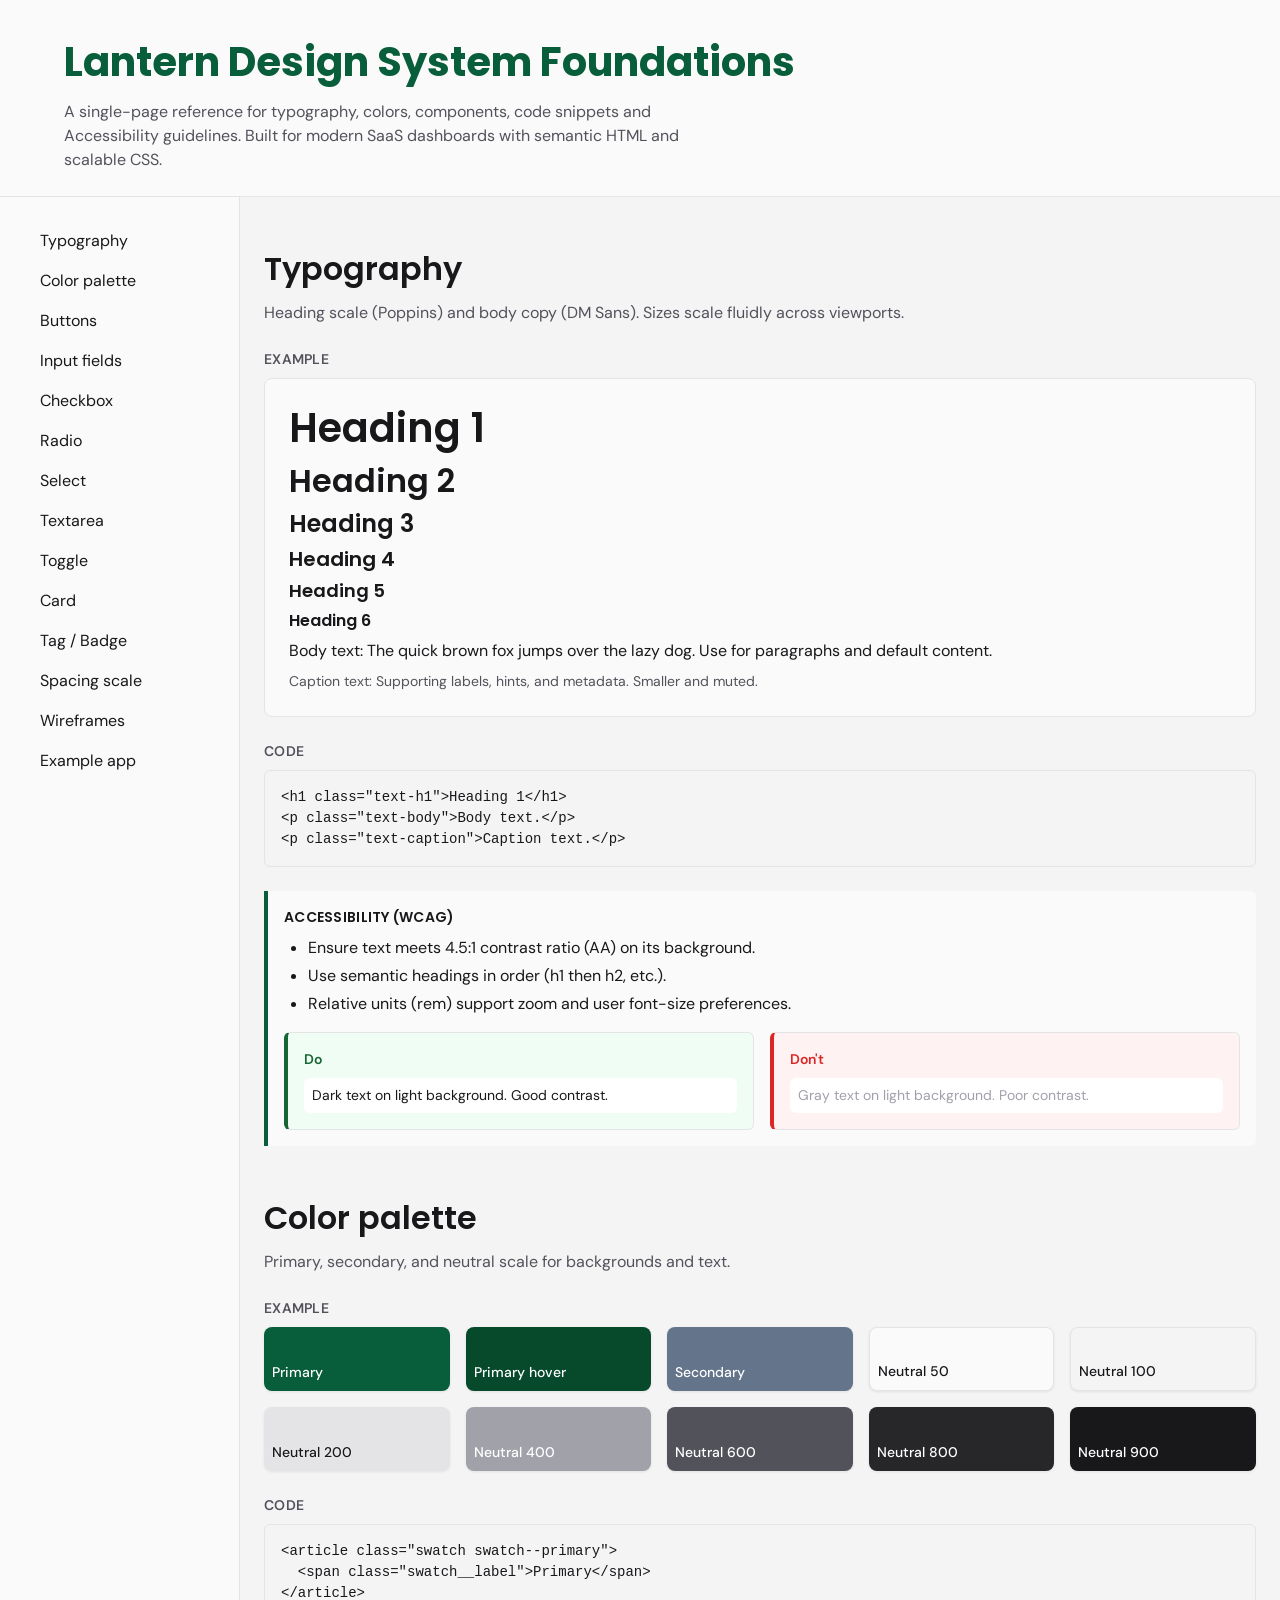
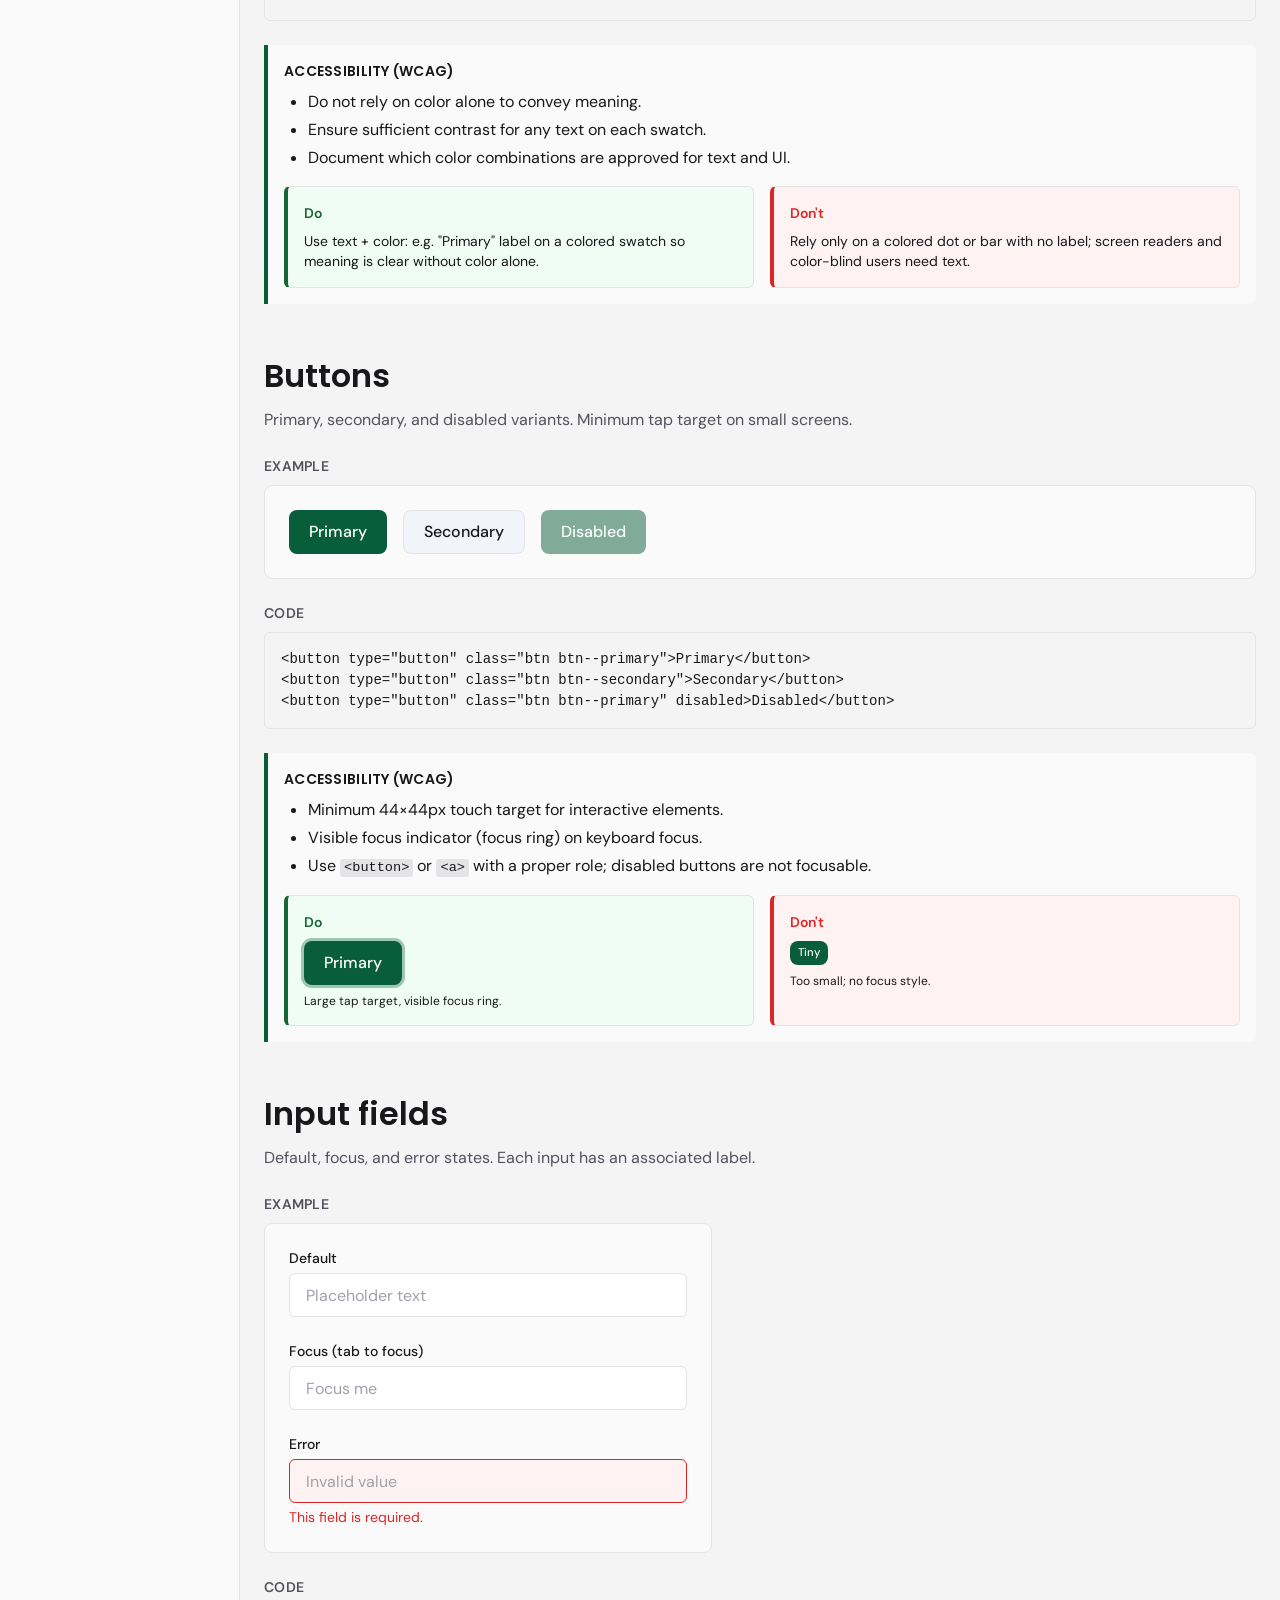
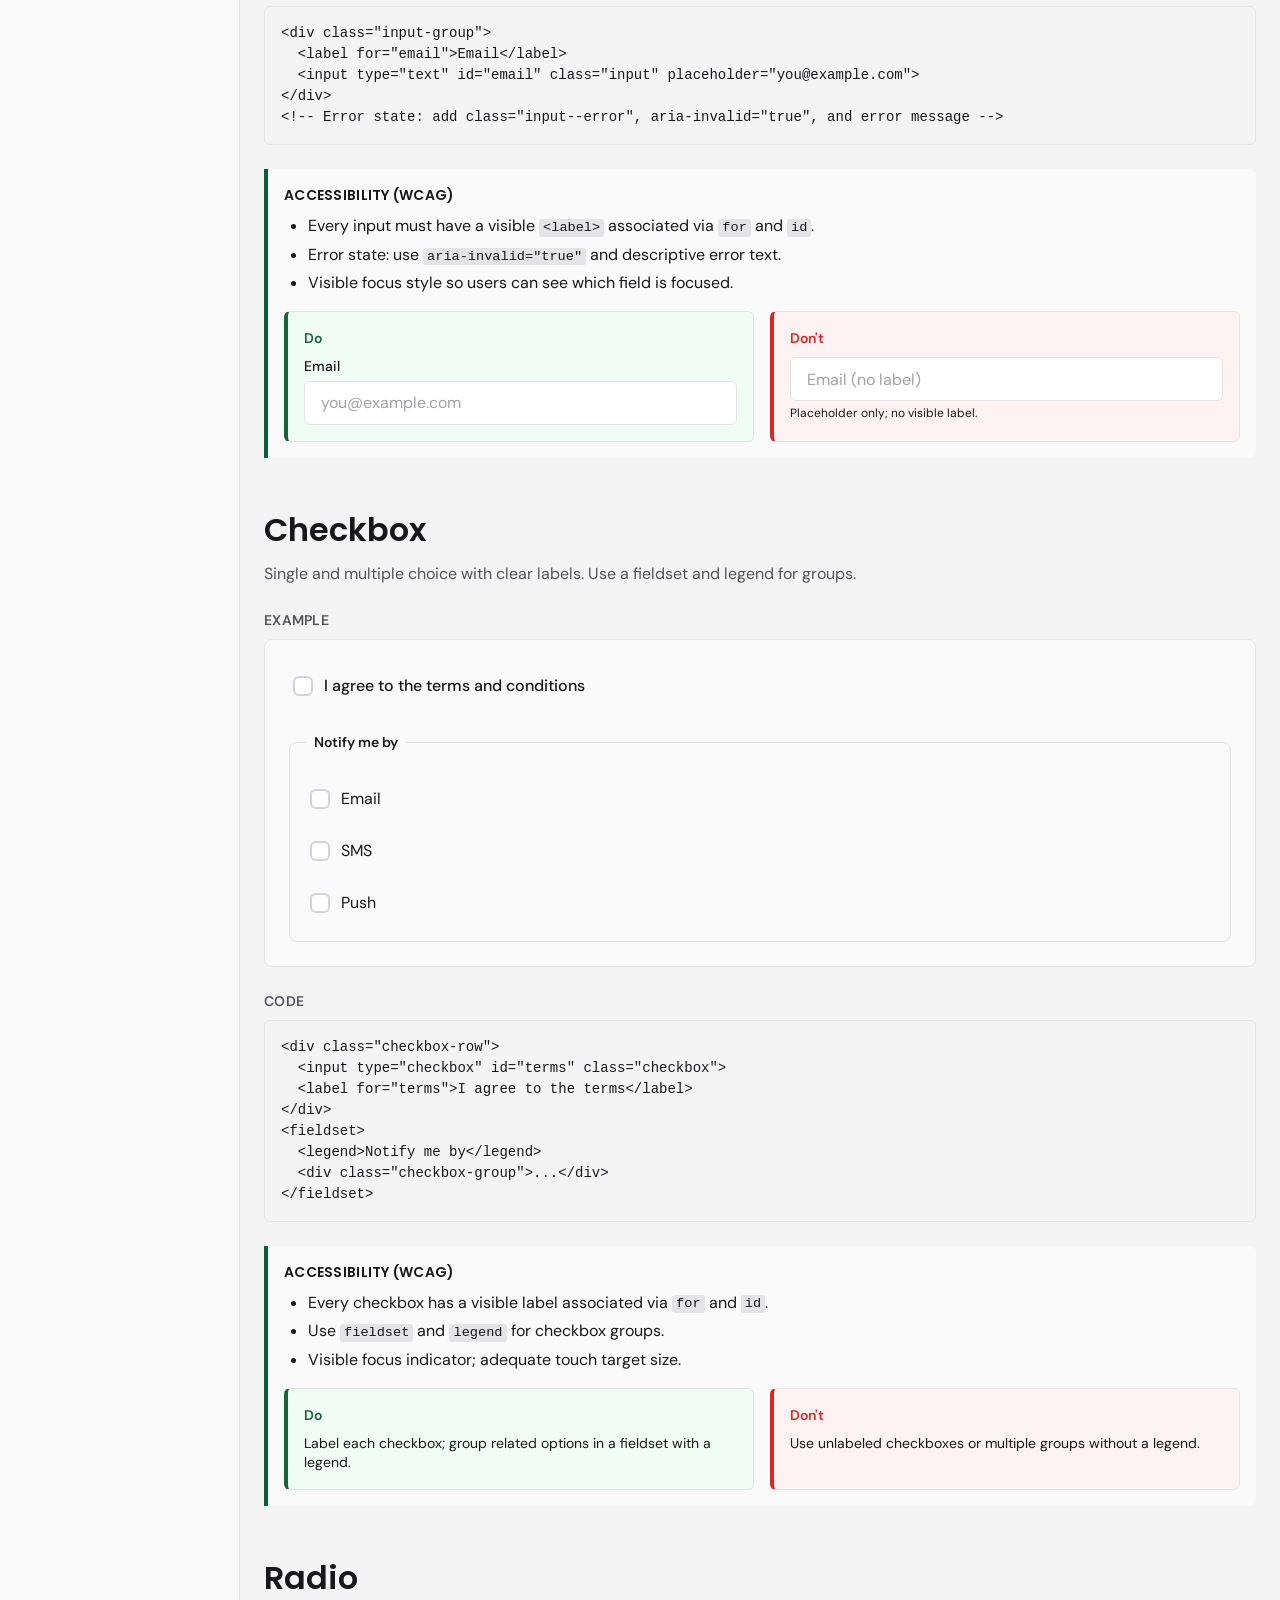
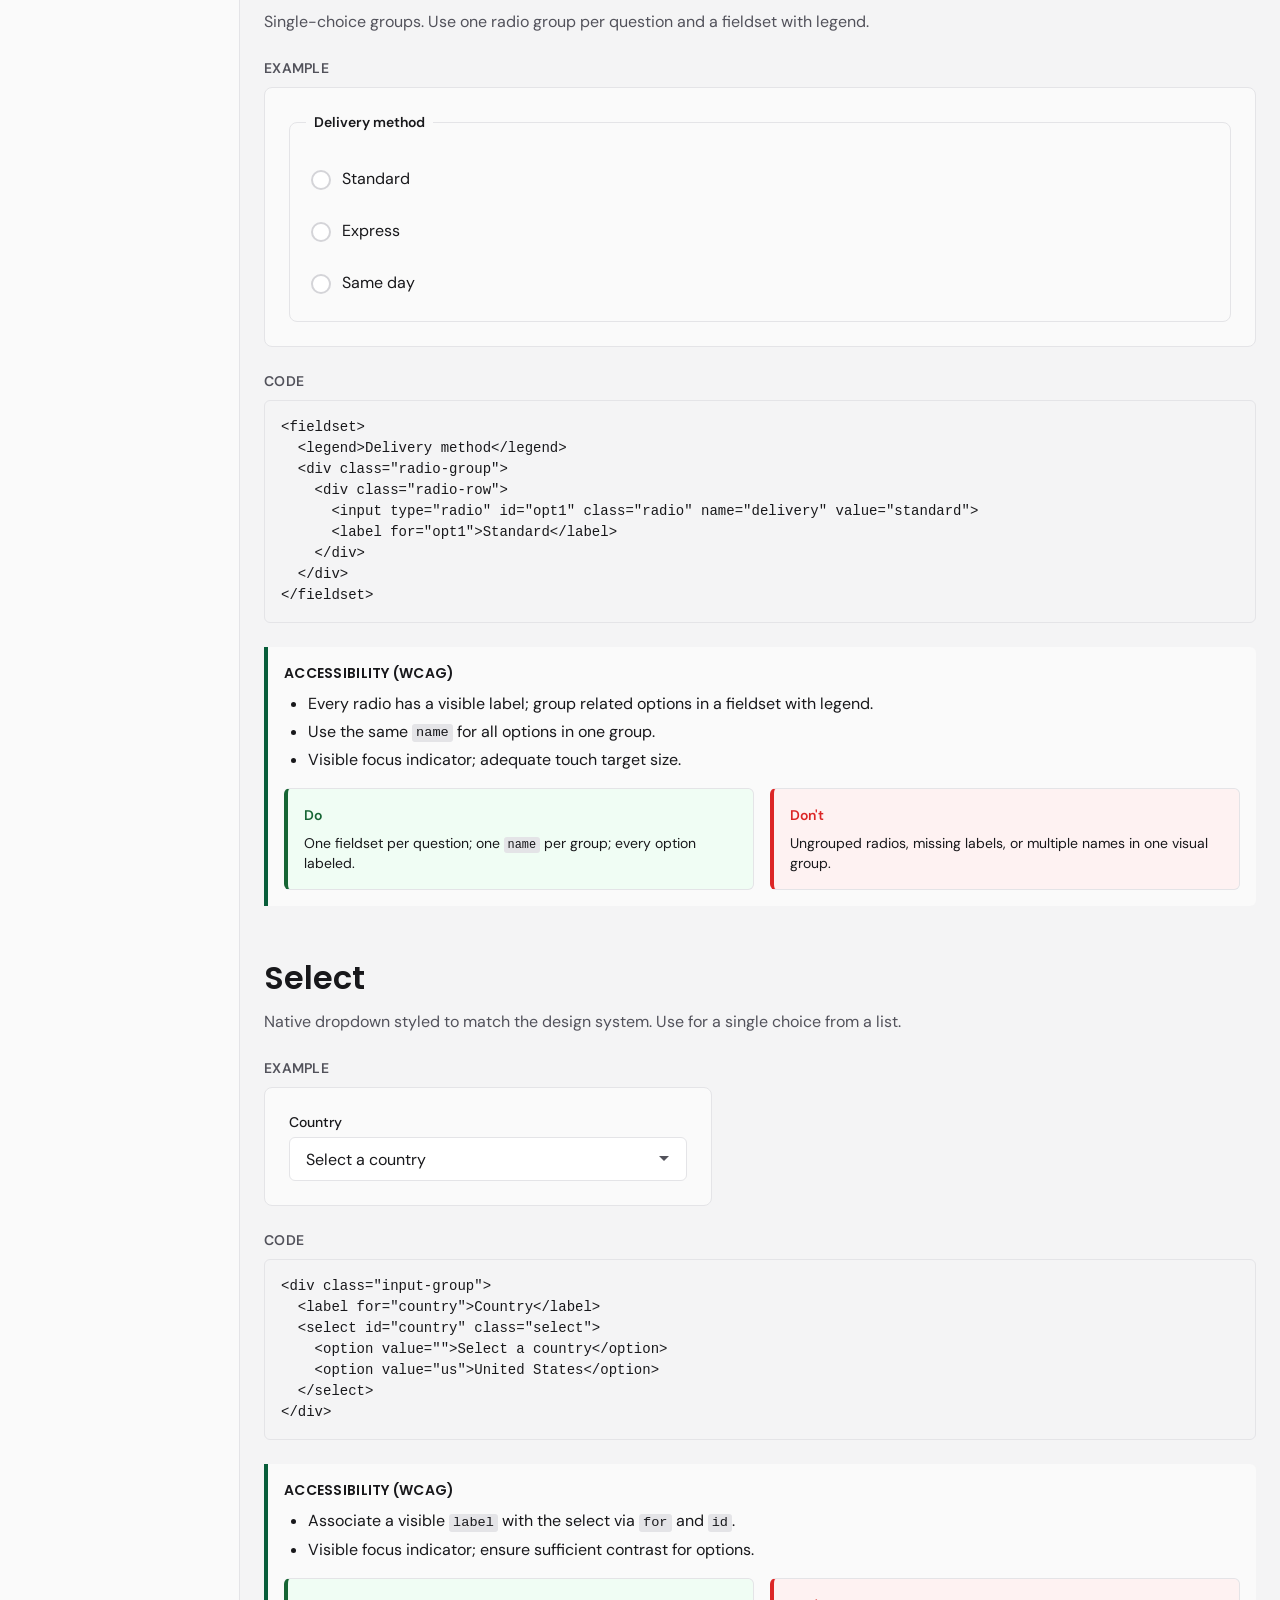
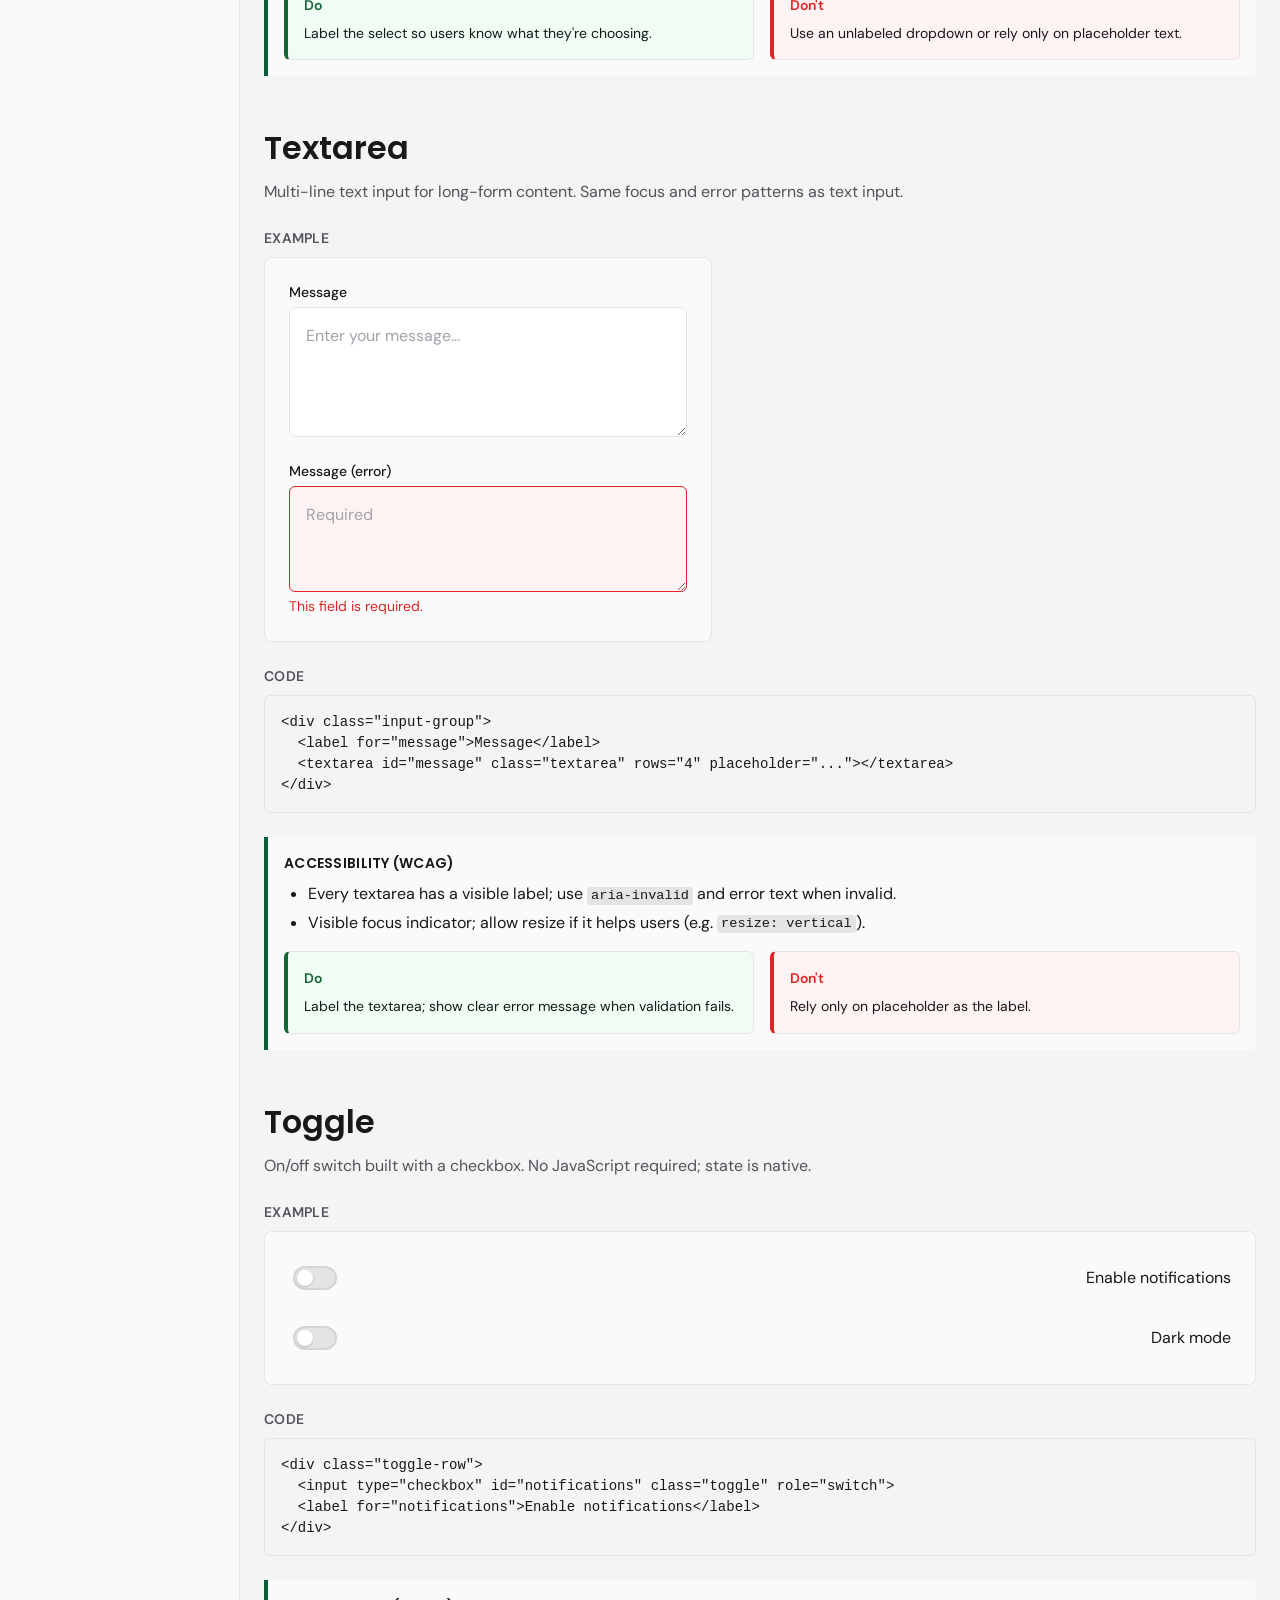
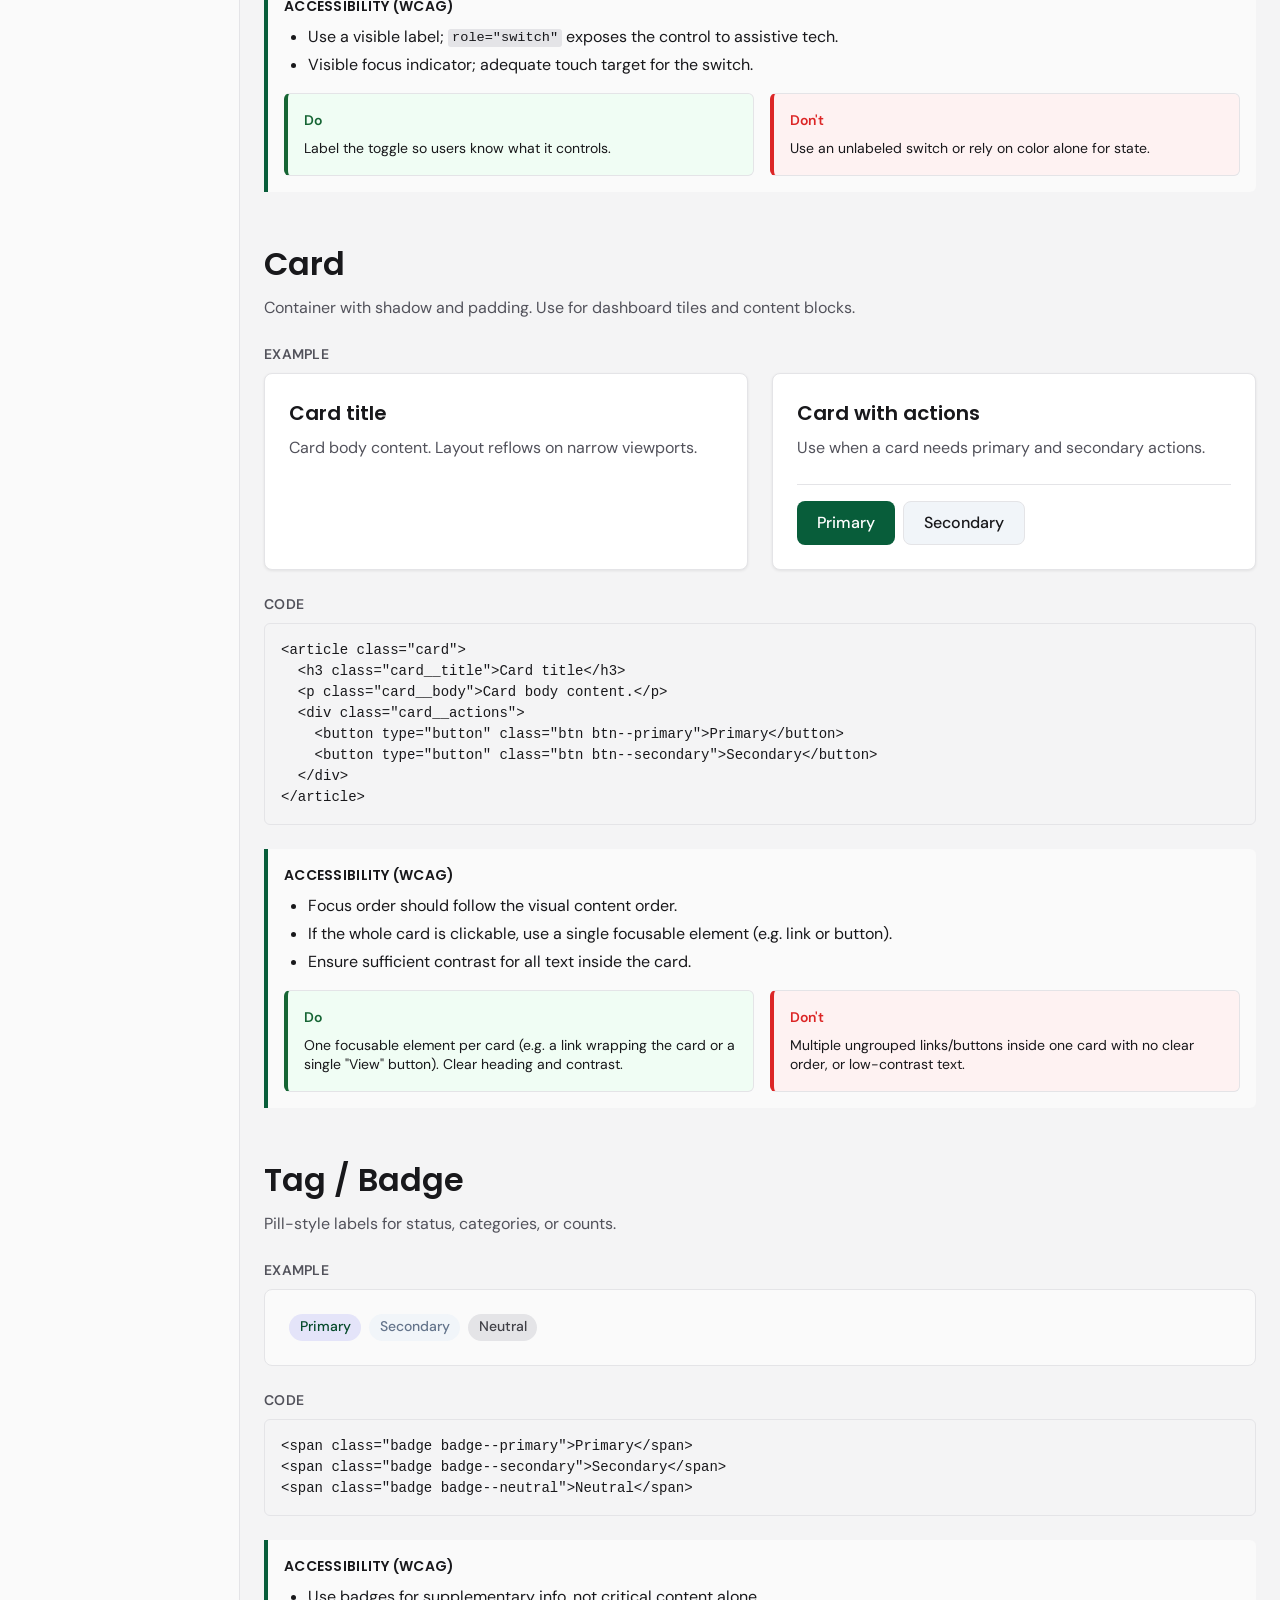
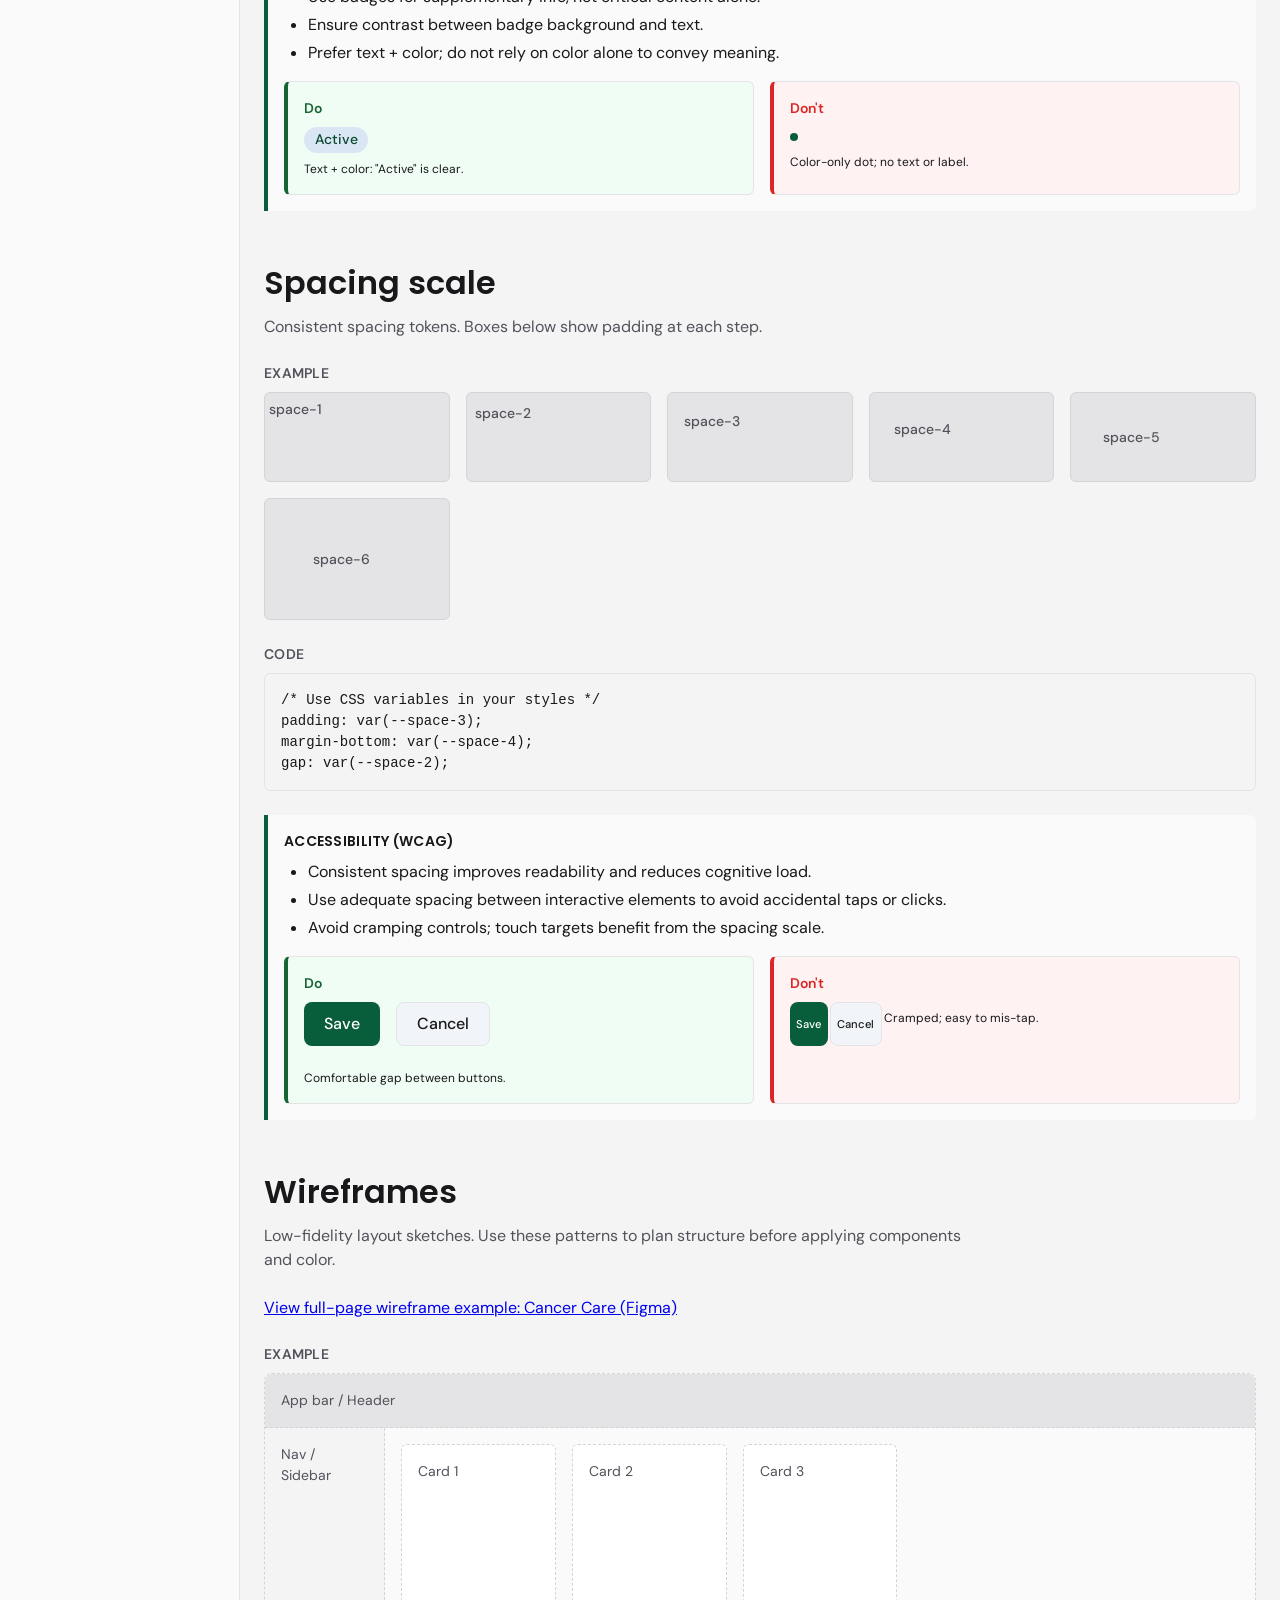
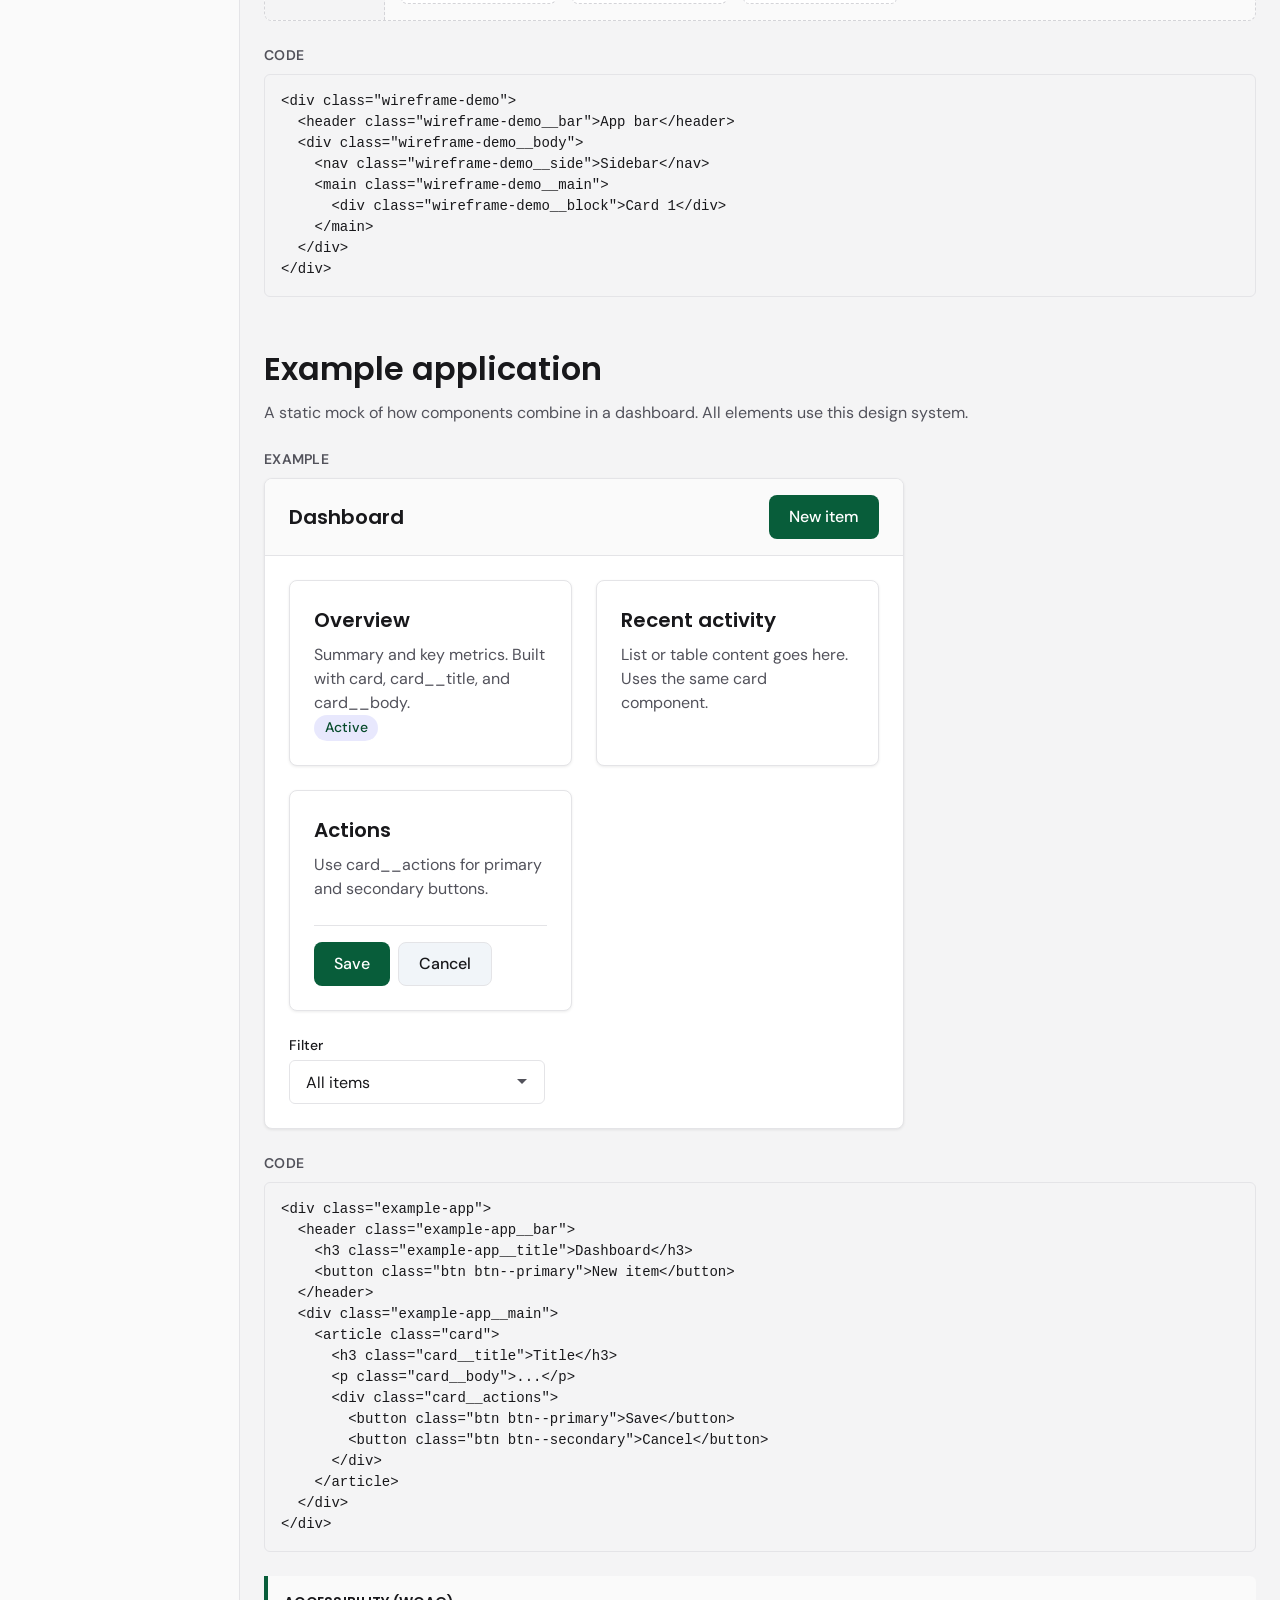
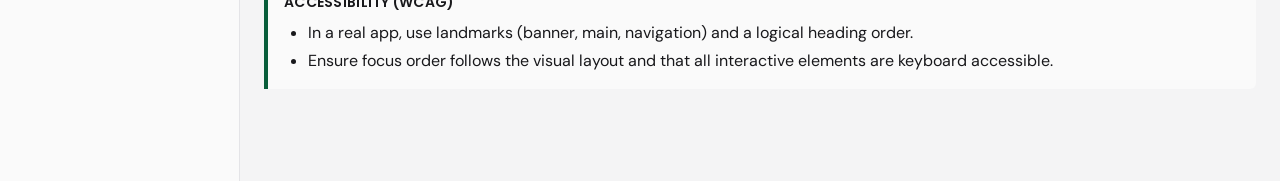
<file: index.html>
<!DOCTYPE html>
<html lang="en">
<head>
  <meta charset="UTF-8">
  <meta name="viewport" content="width=device-width, initial-scale=1.0">
  <title>Design System Foundation</title>
  <link rel="preconnect" href="https://fonts.googleapis.com">
  <link rel="preconnect" href="https://fonts.gstatic.com" crossorigin>
  <link href="https://fonts.googleapis.com/css2?family=DM+Sans:ital,opsz,wght@0,9..40,400;0,9..40,500;0,9..40,600;1,9..40,400&family=Poppins:wght@400;500;600;700&display=swap" rel="stylesheet">
  <link rel="stylesheet" href="styles.css">
</head>
<body>
  <header class="page-header">
    <div class="container">
      <h1 class="page-header__title">Lantern Design System Foundations</h1>
      <p class="page-header__desc">A single-page reference for typography, colors, components, code snippets and Accessibility guidelines. Built for modern SaaS dashboards with semantic HTML and scalable CSS.</p>
    </div>
  </header>

  <div class="doc-layout">
    <aside class="doc-sidebar">
      <nav aria-label="Documentation sections">
        <ul class="doc-nav-list">
          <li><a href="#typography">Typography</a></li>
          <li><a href="#colors">Color palette</a></li>
          <li><a href="#buttons">Buttons</a></li>
          <li><a href="#inputs">Input fields</a></li>
          <li><a href="#checkbox">Checkbox</a></li>
          <li><a href="#radio">Radio</a></li>
          <li><a href="#select">Select</a></li>
          <li><a href="#textarea">Textarea</a></li>
          <li><a href="#toggle">Toggle</a></li>
          <li><a href="#card">Card</a></li>
          <li><a href="#badge">Tag / Badge</a></li>
          <li><a href="#spacing">Spacing scale</a></li>
          <li><a href="#wireframes">Wireframes</a></li>
          <li><a href="#example-app">Example app</a></li>
        </ul>
      </nav>
    </aside>

    <main class="doc-content">
      <div class="container">

        <!-- Typography -->
        <section class="section" id="typography" aria-labelledby="typography-heading">
          <h2 id="typography-heading">Typography</h2>
          <p class="section-intro">Heading scale (Poppins) and body copy (DM Sans). Sizes scale fluidly across viewports.</p>
          <span class="doc-label">Example</span>
          <div class="doc-demo mt-2">
            <article class="demo-block">
              <h1 class="text-h1">Heading 1</h1>
              <h2 class="text-h2">Heading 2</h2>
              <h3 class="text-h3">Heading 3</h3>
              <h4 class="text-h4">Heading 4</h4>
              <h5 class="text-h5">Heading 5</h5>
              <h6 class="text-h6">Heading 6</h6>
              <p class="text-body">Body text: The quick brown fox jumps over the lazy dog. Use for paragraphs and default content.</p>
              <p class="text-caption">Caption text: Supporting labels, hints, and metadata. Smaller and muted.</p>
            </article>
          </div>
          <span class="doc-label mt-4">Code</span>
          <pre class="code-block mt-2"><code>&lt;h1 class="text-h1"&gt;Heading 1&lt;/h1&gt;
&lt;p class="text-body"&gt;Body text.&lt;/p&gt;
&lt;p class="text-caption"&gt;Caption text.&lt;/p&gt;</code></pre>
          <aside class="wcag-callout mt-4" aria-label="Accessibility notes">
            <h3 class="wcag-callout__title">Accessibility (WCAG)</h3>
            <ul>
              <li>Ensure text meets 4.5:1 contrast ratio (AA) on its background.</li>
              <li>Use semantic headings in order (h1 then h2, etc.).</li>
              <li>Relative units (rem) support zoom and user font-size preferences.</li>
            </ul>
            <div class="wcag-do-dont">
              <div class="wcag-do-dont__item wcag-do-dont__do">
                <span class="wcag-do-dont__label">Do</span>
                <div class="wcag-do-dont__visual" style="color: var(--neutral-900); background: #fff; padding: var(--space-2); border-radius: var(--radius-sm);">Dark text on light background. Good contrast.</div>
              </div>
              <div class="wcag-do-dont__item wcag-do-dont__dont">
                <span class="wcag-do-dont__label">Don't</span>
                <div class="wcag-do-dont__visual" style="color: var(--neutral-400); background: #fff; padding: var(--space-2); border-radius: var(--radius-sm);">Gray text on light background. Poor contrast.</div>
              </div>
            </div>
          </aside>
        </section>

        <!-- Color palette -->
        <section class="section" id="colors" aria-labelledby="colors-heading">
          <h2 id="colors-heading">Color palette</h2>
          <p class="section-intro">Primary, secondary, and neutral scale for backgrounds and text.</p>
          <span class="doc-label">Example</span>
          <div class="doc-demo mt-2">
            <div class="color-grid">
              <article class="swatch swatch--primary">
                <span class="swatch__label">Primary</span>
              </article>
              <article class="swatch swatch--primary-hover">
                <span class="swatch__label">Primary hover</span>
              </article>
              <article class="swatch swatch--secondary">
                <span class="swatch__label">Secondary</span>
              </article>
              <article class="swatch swatch--neutral-50">
                <span class="swatch__label">Neutral 50</span>
              </article>
              <article class="swatch swatch--neutral-100">
                <span class="swatch__label">Neutral 100</span>
              </article>
              <article class="swatch swatch--neutral-200">
                <span class="swatch__label">Neutral 200</span>
              </article>
              <article class="swatch swatch--neutral-400">
                <span class="swatch__label">Neutral 400</span>
              </article>
              <article class="swatch swatch--neutral-600">
                <span class="swatch__label">Neutral 600</span>
              </article>
              <article class="swatch swatch--neutral-800">
                <span class="swatch__label">Neutral 800</span>
              </article>
              <article class="swatch swatch--neutral-900">
                <span class="swatch__label">Neutral 900</span>
              </article>
            </div>
          </div>
          <span class="doc-label mt-4">Code</span>
          <pre class="code-block mt-2"><code>&lt;article class="swatch swatch--primary"&gt;
  &lt;span class="swatch__label"&gt;Primary&lt;/span&gt;
&lt;/article&gt;</code></pre>
          <aside class="wcag-callout mt-4" aria-label="Accessibility notes">
            <h3 class="wcag-callout__title">Accessibility (WCAG)</h3>
            <ul>
              <li>Do not rely on color alone to convey meaning.</li>
              <li>Ensure sufficient contrast for any text on each swatch.</li>
              <li>Document which color combinations are approved for text and UI.</li>
            </ul>
            <div class="wcag-do-dont">
              <div class="wcag-do-dont__item wcag-do-dont__do">
                <span class="wcag-do-dont__label">Do</span>
                <div class="wcag-do-dont__visual">Use text + color: e.g. "Primary" label on a colored swatch so meaning is clear without color alone.</div>
              </div>
              <div class="wcag-do-dont__item wcag-do-dont__dont">
                <span class="wcag-do-dont__label">Don't</span>
                <div class="wcag-do-dont__visual">Rely only on a colored dot or bar with no label; screen readers and color-blind users need text.</div>
              </div>
            </div>
          </aside>
        </section>

        <!-- Buttons -->
        <section class="section" id="buttons" aria-labelledby="buttons-heading">
          <h2 id="buttons-heading">Buttons</h2>
          <p class="section-intro">Primary, secondary, and disabled variants. Minimum tap target on small screens.</p>
          <span class="doc-label">Example</span>
          <div class="doc-demo mt-2">
            <article class="demo-block button-row">
              <button type="button" class="btn btn--primary">Primary</button>
              <button type="button" class="btn btn--secondary">Secondary</button>
              <button type="button" class="btn btn--primary" disabled>Disabled</button>
            </article>
          </div>
          <span class="doc-label mt-4">Code</span>
          <pre class="code-block mt-2"><code>&lt;button type="button" class="btn btn--primary"&gt;Primary&lt;/button&gt;
&lt;button type="button" class="btn btn--secondary"&gt;Secondary&lt;/button&gt;
&lt;button type="button" class="btn btn--primary" disabled&gt;Disabled&lt;/button&gt;</code></pre>
          <aside class="wcag-callout mt-4" aria-label="Accessibility notes">
            <h3 class="wcag-callout__title">Accessibility (WCAG)</h3>
            <ul>
              <li>Minimum 44×44px touch target for interactive elements.</li>
              <li>Visible focus indicator (focus ring) on keyboard focus.</li>
              <li>Use <code>&lt;button&gt;</code> or <code>&lt;a&gt;</code> with a proper role; disabled buttons are not focusable.</li>
            </ul>
            <div class="wcag-do-dont">
              <div class="wcag-do-dont__item wcag-do-dont__do">
                <span class="wcag-do-dont__label">Do</span>
                <div class="wcag-do-dont__visual">
                  <button type="button" class="btn btn--primary" style="min-height: 2.75rem; box-shadow: var(--shadow-focus);">Primary</button>
                  <p style="margin: var(--space-2) 0 0; font-size: 0.75rem;">Large tap target, visible focus ring.</p>
                </div>
              </div>
              <div class="wcag-do-dont__item wcag-do-dont__dont">
                <span class="wcag-do-dont__label">Don't</span>
                <div class="wcag-do-dont__visual">
                  <button type="button" class="btn btn--primary" style="min-height: 1.5rem; padding: 0.15rem 0.5rem; font-size: 0.7rem;">Tiny</button>
                  <p style="margin: var(--space-2) 0 0; font-size: 0.75rem;">Too small; no focus style.</p>
                </div>
              </div>
            </div>
          </aside>
        </section>

        <!-- Input fields -->
        <section class="section" id="inputs" aria-labelledby="inputs-heading">
          <h2 id="inputs-heading">Input fields</h2>
          <p class="section-intro">Default, focus, and error states. Each input has an associated label.</p>
          <span class="doc-label">Example</span>
          <div class="doc-demo mt-2">
            <article class="demo-block input-demos">
              <div class="input-group">
                <label for="input-default">Default</label>
                <input type="text" id="input-default" class="input" placeholder="Placeholder text">
              </div>
              <div class="input-group">
                <label for="input-focus">Focus (tab to focus)</label>
                <input type="text" id="input-focus" class="input" placeholder="Focus me" autocomplete="off">
              </div>
              <div class="input-group">
                <label for="input-error">Error</label>
                <input type="text" id="input-error" class="input input--error" placeholder="Invalid value" aria-invalid="true">
                <span class="input-error-msg">This field is required.</span>
              </div>
            </article>
          </div>
          <span class="doc-label mt-4">Code</span>
          <pre class="code-block mt-2"><code>&lt;div class="input-group"&gt;
  &lt;label for="email"&gt;Email&lt;/label&gt;
  &lt;input type="text" id="email" class="input" placeholder="you@example.com"&gt;
&lt;/div&gt;
&lt;!-- Error state: add class="input--error", aria-invalid="true", and error message --&gt;</code></pre>
          <aside class="wcag-callout mt-4" aria-label="Accessibility notes">
            <h3 class="wcag-callout__title">Accessibility (WCAG)</h3>
            <ul>
              <li>Every input must have a visible <code>&lt;label&gt;</code> associated via <code>for</code> and <code>id</code>.</li>
              <li>Error state: use <code>aria-invalid="true"</code> and descriptive error text.</li>
              <li>Visible focus style so users can see which field is focused.</li>
            </ul>
            <div class="wcag-do-dont">
              <div class="wcag-do-dont__item wcag-do-dont__do">
                <span class="wcag-do-dont__label">Do</span>
                <div class="wcag-do-dont__visual">
                  <div class="input-group">
                    <label for="wcag-do-email">Email</label>
                    <input type="text" id="wcag-do-email" class="input" placeholder="you@example.com" readonly tabindex="-1">
                  </div>
                </div>
              </div>
              <div class="wcag-do-dont__item wcag-do-dont__dont">
                <span class="wcag-do-dont__label">Don't</span>
                <div class="wcag-do-dont__visual">
                  <input type="text" class="input" placeholder="Email (no label)" readonly tabindex="-1" aria-label="Demo only">
                  <p style="margin: var(--space-1) 0 0; font-size: 0.75rem;">Placeholder only; no visible label.</p>
                </div>
              </div>
            </div>
          </aside>
        </section>

        <!-- Checkbox -->
        <section class="section" id="checkbox" aria-labelledby="checkbox-heading">
          <h2 id="checkbox-heading">Checkbox</h2>
          <p class="section-intro">Single and multiple choice with clear labels. Use a fieldset and legend for groups.</p>
          <span class="doc-label">Example</span>
          <div class="doc-demo mt-2">
            <article class="demo-block">
              <div class="input-group mb-4">
                <div class="checkbox-row">
                  <input type="checkbox" id="terms" class="checkbox">
                  <label for="terms">I agree to the terms and conditions</label>
                </div>
              </div>
              <fieldset>
                <legend>Notify me by</legend>
                <div class="checkbox-group mt-2">
                  <div class="checkbox-row">
                    <input type="checkbox" id="notify-email" class="checkbox" name="notify">
                    <label for="notify-email">Email</label>
                  </div>
                  <div class="checkbox-row">
                    <input type="checkbox" id="notify-sms" class="checkbox" name="notify">
                    <label for="notify-sms">SMS</label>
                  </div>
                  <div class="checkbox-row">
                    <input type="checkbox" id="notify-push" class="checkbox" name="notify">
                    <label for="notify-push">Push</label>
                  </div>
                </div>
              </fieldset>
            </article>
          </div>
          <span class="doc-label mt-4">Code</span>
          <pre class="code-block mt-2"><code>&lt;div class="checkbox-row"&gt;
  &lt;input type="checkbox" id="terms" class="checkbox"&gt;
  &lt;label for="terms"&gt;I agree to the terms&lt;/label&gt;
&lt;/div&gt;
&lt;fieldset&gt;
  &lt;legend&gt;Notify me by&lt;/legend&gt;
  &lt;div class="checkbox-group"&gt;...&lt;/div&gt;
&lt;/fieldset&gt;</code></pre>
          <aside class="wcag-callout mt-4" aria-label="Accessibility notes">
            <h3 class="wcag-callout__title">Accessibility (WCAG)</h3>
            <ul>
              <li>Every checkbox has a visible label associated via <code>for</code> and <code>id</code>.</li>
              <li>Use <code>fieldset</code> and <code>legend</code> for checkbox groups.</li>
              <li>Visible focus indicator; adequate touch target size.</li>
            </ul>
            <div class="wcag-do-dont">
              <div class="wcag-do-dont__item wcag-do-dont__do">
                <span class="wcag-do-dont__label">Do</span>
                <div class="wcag-do-dont__visual">Label each checkbox; group related options in a fieldset with a legend.</div>
              </div>
              <div class="wcag-do-dont__item wcag-do-dont__dont">
                <span class="wcag-do-dont__label">Don't</span>
                <div class="wcag-do-dont__visual">Use unlabeled checkboxes or multiple groups without a legend.</div>
              </div>
            </div>
          </aside>
        </section>

        <!-- Radio -->
        <section class="section" id="radio" aria-labelledby="radio-heading">
          <h2 id="radio-heading">Radio</h2>
          <p class="section-intro">Single-choice groups. Use one radio group per question and a fieldset with legend.</p>
          <span class="doc-label">Example</span>
          <div class="doc-demo mt-2">
            <article class="demo-block">
              <fieldset>
                <legend>Delivery method</legend>
                <div class="radio-group mt-2">
                  <div class="radio-row">
                    <input type="radio" id="delivery-standard" class="radio" name="delivery" value="standard">
                    <label for="delivery-standard">Standard</label>
                  </div>
                  <div class="radio-row">
                    <input type="radio" id="delivery-express" class="radio" name="delivery" value="express">
                    <label for="delivery-express">Express</label>
                  </div>
                  <div class="radio-row">
                    <input type="radio" id="delivery-sameday" class="radio" name="delivery" value="sameday">
                    <label for="delivery-sameday">Same day</label>
                  </div>
                </div>
              </fieldset>
            </article>
          </div>
          <span class="doc-label mt-4">Code</span>
          <pre class="code-block mt-2"><code>&lt;fieldset&gt;
  &lt;legend&gt;Delivery method&lt;/legend&gt;
  &lt;div class="radio-group"&gt;
    &lt;div class="radio-row"&gt;
      &lt;input type="radio" id="opt1" class="radio" name="delivery" value="standard"&gt;
      &lt;label for="opt1"&gt;Standard&lt;/label&gt;
    &lt;/div&gt;
  &lt;/div&gt;
&lt;/fieldset&gt;</code></pre>
          <aside class="wcag-callout mt-4" aria-label="Accessibility notes">
            <h3 class="wcag-callout__title">Accessibility (WCAG)</h3>
            <ul>
              <li>Every radio has a visible label; group related options in a fieldset with legend.</li>
              <li>Use the same <code>name</code> for all options in one group.</li>
              <li>Visible focus indicator; adequate touch target size.</li>
            </ul>
            <div class="wcag-do-dont">
              <div class="wcag-do-dont__item wcag-do-dont__do">
                <span class="wcag-do-dont__label">Do</span>
                <div class="wcag-do-dont__visual">One fieldset per question; one <code>name</code> per group; every option labeled.</div>
              </div>
              <div class="wcag-do-dont__item wcag-do-dont__dont">
                <span class="wcag-do-dont__label">Don't</span>
                <div class="wcag-do-dont__visual">Ungrouped radios, missing labels, or multiple names in one visual group.</div>
              </div>
            </div>
          </aside>
        </section>

        <!-- Select -->
        <section class="section" id="select" aria-labelledby="select-heading">
          <h2 id="select-heading">Select</h2>
          <p class="section-intro">Native dropdown styled to match the design system. Use for a single choice from a list.</p>
          <span class="doc-label">Example</span>
          <div class="doc-demo mt-2">
            <article class="demo-block input-demos">
              <div class="input-group">
                <label for="country">Country</label>
                <select id="country" class="select">
                  <option value="">Select a country</option>
                  <option value="us">United States</option>
                  <option value="uk">United Kingdom</option>
                  <option value="ca">Canada</option>
                </select>
              </div>
            </article>
          </div>
          <span class="doc-label mt-4">Code</span>
          <pre class="code-block mt-2"><code>&lt;div class="input-group"&gt;
  &lt;label for="country"&gt;Country&lt;/label&gt;
  &lt;select id="country" class="select"&gt;
    &lt;option value=""&gt;Select a country&lt;/option&gt;
    &lt;option value="us"&gt;United States&lt;/option&gt;
  &lt;/select&gt;
&lt;/div&gt;</code></pre>
          <aside class="wcag-callout mt-4" aria-label="Accessibility notes">
            <h3 class="wcag-callout__title">Accessibility (WCAG)</h3>
            <ul>
              <li>Associate a visible <code>label</code> with the select via <code>for</code> and <code>id</code>.</li>
              <li>Visible focus indicator; ensure sufficient contrast for options.</li>
            </ul>
            <div class="wcag-do-dont">
              <div class="wcag-do-dont__item wcag-do-dont__do">
                <span class="wcag-do-dont__label">Do</span>
                <div class="wcag-do-dont__visual">Label the select so users know what they're choosing.</div>
              </div>
              <div class="wcag-do-dont__item wcag-do-dont__dont">
                <span class="wcag-do-dont__label">Don't</span>
                <div class="wcag-do-dont__visual">Use an unlabeled dropdown or rely only on placeholder text.</div>
              </div>
            </div>
          </aside>
        </section>

        <!-- Textarea -->
        <section class="section" id="textarea" aria-labelledby="textarea-heading">
          <h2 id="textarea-heading">Textarea</h2>
          <p class="section-intro">Multi-line text input for long-form content. Same focus and error patterns as text input.</p>
          <span class="doc-label">Example</span>
          <div class="doc-demo mt-2">
            <article class="demo-block input-demos">
              <div class="input-group">
                <label for="message">Message</label>
                <textarea id="message" class="textarea" rows="4" placeholder="Enter your message..."></textarea>
              </div>
              <div class="input-group">
                <label for="message-error">Message (error)</label>
                <textarea id="message-error" class="textarea textarea--error" rows="3" placeholder="Required" aria-invalid="true"></textarea>
                <span class="textarea-error-msg">This field is required.</span>
              </div>
            </article>
          </div>
          <span class="doc-label mt-4">Code</span>
          <pre class="code-block mt-2"><code>&lt;div class="input-group"&gt;
  &lt;label for="message"&gt;Message&lt;/label&gt;
  &lt;textarea id="message" class="textarea" rows="4" placeholder="..."&gt;&lt;/textarea&gt;
&lt;/div&gt;</code></pre>
          <aside class="wcag-callout mt-4" aria-label="Accessibility notes">
            <h3 class="wcag-callout__title">Accessibility (WCAG)</h3>
            <ul>
              <li>Every textarea has a visible label; use <code>aria-invalid</code> and error text when invalid.</li>
              <li>Visible focus indicator; allow resize if it helps users (e.g. <code>resize: vertical</code>).</li>
            </ul>
            <div class="wcag-do-dont">
              <div class="wcag-do-dont__item wcag-do-dont__do">
                <span class="wcag-do-dont__label">Do</span>
                <div class="wcag-do-dont__visual">Label the textarea; show clear error message when validation fails.</div>
              </div>
              <div class="wcag-do-dont__item wcag-do-dont__dont">
                <span class="wcag-do-dont__label">Don't</span>
                <div class="wcag-do-dont__visual">Rely only on placeholder as the label.</div>
              </div>
            </div>
          </aside>
        </section>

        <!-- Toggle -->
        <section class="section" id="toggle" aria-labelledby="toggle-heading">
          <h2 id="toggle-heading">Toggle</h2>
          <p class="section-intro">On/off switch built with a checkbox. No JavaScript required; state is native.</p>
          <span class="doc-label">Example</span>
          <div class="doc-demo mt-2">
            <article class="demo-block">
              <div class="toggle-row">
                <input type="checkbox" id="notifications" class="toggle" role="switch">
                <label for="notifications">Enable notifications</label>
              </div>
              <div class="toggle-row mt-3">
                <input type="checkbox" id="darkmode" class="toggle" role="switch">
                <label for="darkmode">Dark mode</label>
              </div>
            </article>
          </div>
          <span class="doc-label mt-4">Code</span>
          <pre class="code-block mt-2"><code>&lt;div class="toggle-row"&gt;
  &lt;input type="checkbox" id="notifications" class="toggle" role="switch"&gt;
  &lt;label for="notifications"&gt;Enable notifications&lt;/label&gt;
&lt;/div&gt;</code></pre>
          <aside class="wcag-callout mt-4" aria-label="Accessibility notes">
            <h3 class="wcag-callout__title">Accessibility (WCAG)</h3>
            <ul>
              <li>Use a visible label; <code>role="switch"</code> exposes the control to assistive tech.</li>
              <li>Visible focus indicator; adequate touch target for the switch.</li>
            </ul>
            <div class="wcag-do-dont">
              <div class="wcag-do-dont__item wcag-do-dont__do">
                <span class="wcag-do-dont__label">Do</span>
                <div class="wcag-do-dont__visual">Label the toggle so users know what it controls.</div>
              </div>
              <div class="wcag-do-dont__item wcag-do-dont__dont">
                <span class="wcag-do-dont__label">Don't</span>
                <div class="wcag-do-dont__visual">Use an unlabeled switch or rely on color alone for state.</div>
              </div>
            </div>
          </aside>
        </section>

        <!-- Card -->
        <section class="section" id="card" aria-labelledby="card-heading">
          <h2 id="card-heading">Card</h2>
          <p class="section-intro">Container with shadow and padding. Use for dashboard tiles and content blocks.</p>
          <span class="doc-label">Example</span>
          <div class="doc-demo mt-2">
            <div class="card-row">
              <article class="card">
                <h3 class="card__title">Card title</h3>
                <p class="card__body">Card body content. Layout reflows on narrow viewports.</p>
              </article>
              <article class="card">
                <h3 class="card__title">Card with actions</h3>
                <p class="card__body">Use when a card needs primary and secondary actions.</p>
                <div class="card__actions">
                  <button type="button" class="btn btn--primary">Primary</button>
                  <button type="button" class="btn btn--secondary">Secondary</button>
                </div>
              </article>
            </div>
          </div>
          <span class="doc-label mt-4">Code</span>
          <pre class="code-block mt-2"><code>&lt;article class="card"&gt;
  &lt;h3 class="card__title"&gt;Card title&lt;/h3&gt;
  &lt;p class="card__body"&gt;Card body content.&lt;/p&gt;
  &lt;div class="card__actions"&gt;
    &lt;button type="button" class="btn btn--primary"&gt;Primary&lt;/button&gt;
    &lt;button type="button" class="btn btn--secondary"&gt;Secondary&lt;/button&gt;
  &lt;/div&gt;
&lt;/article&gt;</code></pre>
          <aside class="wcag-callout mt-4" aria-label="Accessibility notes">
            <h3 class="wcag-callout__title">Accessibility (WCAG)</h3>
            <ul>
              <li>Focus order should follow the visual content order.</li>
              <li>If the whole card is clickable, use a single focusable element (e.g. link or button).</li>
              <li>Ensure sufficient contrast for all text inside the card.</li>
            </ul>
            <div class="wcag-do-dont">
              <div class="wcag-do-dont__item wcag-do-dont__do">
                <span class="wcag-do-dont__label">Do</span>
                <div class="wcag-do-dont__visual">One focusable element per card (e.g. a link wrapping the card or a single "View" button). Clear heading and contrast.</div>
              </div>
              <div class="wcag-do-dont__item wcag-do-dont__dont">
                <span class="wcag-do-dont__label">Don't</span>
                <div class="wcag-do-dont__visual">Multiple ungrouped links/buttons inside one card with no clear order, or low-contrast text.</div>
              </div>
            </div>
          </aside>
        </section>

        <!-- Tag / Badge -->
        <section class="section" id="badge" aria-labelledby="badge-heading">
          <h2 id="badge-heading">Tag / Badge</h2>
          <p class="section-intro">Pill-style labels for status, categories, or counts.</p>
          <span class="doc-label">Example</span>
          <div class="doc-demo mt-2">
            <article class="demo-block badge-row">
              <span class="badge badge--primary">Primary</span>
              <span class="badge badge--secondary">Secondary</span>
              <span class="badge badge--neutral">Neutral</span>
            </article>
          </div>
          <span class="doc-label mt-4">Code</span>
          <pre class="code-block mt-2"><code>&lt;span class="badge badge--primary"&gt;Primary&lt;/span&gt;
&lt;span class="badge badge--secondary"&gt;Secondary&lt;/span&gt;
&lt;span class="badge badge--neutral"&gt;Neutral&lt;/span&gt;</code></pre>
          <aside class="wcag-callout mt-4" aria-label="Accessibility notes">
            <h3 class="wcag-callout__title">Accessibility (WCAG)</h3>
            <ul>
              <li>Use badges for supplementary info, not critical content alone.</li>
              <li>Ensure contrast between badge background and text.</li>
              <li>Prefer text + color; do not rely on color alone to convey meaning.</li>
            </ul>
            <div class="wcag-do-dont">
              <div class="wcag-do-dont__item wcag-do-dont__do">
                <span class="wcag-do-dont__label">Do</span>
                <div class="wcag-do-dont__visual">
                  <span class="badge badge--primary">Active</span>
                  <p style="margin: var(--space-2) 0 0; font-size: 0.75rem;">Text + color: "Active" is clear.</p>
                </div>
              </div>
              <div class="wcag-do-dont__item wcag-do-dont__dont">
                <span class="wcag-do-dont__label">Don't</span>
                <div class="wcag-do-dont__visual">
                  <span style="display: inline-block; width: 0.5rem; height: 0.5rem; border-radius: 50%; background: var(--color-primary);" aria-hidden="true"></span>
                  <p style="margin: var(--space-2) 0 0; font-size: 0.75rem;">Color-only dot; no text or label.</p>
                </div>
              </div>
            </div>
          </aside>
        </section>

        <!-- Spacing scale -->
        <section class="section" id="spacing" aria-labelledby="spacing-heading">
          <h2 id="spacing-heading">Spacing scale</h2>
          <p class="section-intro">Consistent spacing tokens. Boxes below show padding at each step.</p>
          <span class="doc-label">Example</span>
          <div class="doc-demo mt-2">
            <div class="spacing-grid">
              <article class="spacing-demo" style="padding: var(--space-1);">
                <span class="spacing-demo__label">space-1</span>
              </article>
              <article class="spacing-demo" style="padding: var(--space-2);">
                <span class="spacing-demo__label">space-2</span>
              </article>
              <article class="spacing-demo" style="padding: var(--space-3);">
                <span class="spacing-demo__label">space-3</span>
              </article>
              <article class="spacing-demo" style="padding: var(--space-4);">
                <span class="spacing-demo__label">space-4</span>
              </article>
              <article class="spacing-demo" style="padding: var(--space-5);">
                <span class="spacing-demo__label">space-5</span>
              </article>
              <article class="spacing-demo" style="padding: var(--space-6);">
                <span class="spacing-demo__label">space-6</span>
              </article>
            </div>
          </div>
          <span class="doc-label mt-4">Code</span>
          <pre class="code-block mt-2"><code>/* Use CSS variables in your styles */
padding: var(--space-3);
margin-bottom: var(--space-4);
gap: var(--space-2);</code></pre>
          <aside class="wcag-callout mt-4" aria-label="Accessibility notes">
            <h3 class="wcag-callout__title">Accessibility (WCAG)</h3>
            <ul>
              <li>Consistent spacing improves readability and reduces cognitive load.</li>
              <li>Use adequate spacing between interactive elements to avoid accidental taps or clicks.</li>
              <li>Avoid cramping controls; touch targets benefit from the spacing scale.</li>
            </ul>
            <div class="wcag-do-dont">
              <div class="wcag-do-dont__item wcag-do-dont__do">
                <span class="wcag-do-dont__label">Do</span>
                <div class="wcag-do-dont__visual" style="display: flex; gap: var(--space-3); flex-wrap: wrap;">
                  <button type="button" class="btn btn--primary" tabindex="-1">Save</button>
                  <button type="button" class="btn btn--secondary" tabindex="-1">Cancel</button>
                  <p style="margin: var(--space-2) 0 0; width: 100%; font-size: 0.75rem;">Comfortable gap between buttons.</p>
                </div>
              </div>
              <div class="wcag-do-dont__item wcag-do-dont__dont">
                <span class="wcag-do-dont__label">Don't</span>
                <div class="wcag-do-dont__visual" style="display: flex; gap: 2px;">
                  <button type="button" class="btn btn--primary" style="padding: 0.2rem 0.4rem; font-size: 0.7rem;" tabindex="-1">Save</button>
                  <button type="button" class="btn btn--secondary" style="padding: 0.2rem 0.4rem; font-size: 0.7rem;" tabindex="-1">Cancel</button>
                  <p style="margin: var(--space-2) 0 0; width: 100%; font-size: 0.75rem;">Cramped; easy to mis-tap.</p>
                </div>
              </div>
            </div>
          </aside>
        </section>

        <!-- Wireframes -->
        <section class="section" id="wireframes" aria-labelledby="wireframes-heading">
          <h2 id="wireframes-heading">Wireframes</h2>
          <p class="section-intro">Low-fidelity layout sketches. Use these patterns to plan structure before applying components and color.</p>
          <p class="section-intro"><a href="cancer-care.html" target="_blank" rel="noopener noreferrer">View full-page wireframe example: Cancer Care (Figma)</a></p>
          <span class="doc-label">Example</span>
          <div class="doc-demo mt-2">
            <div class="wireframe-demo">
              <header class="wireframe-demo__bar">App bar / Header</header>
              <div class="wireframe-demo__body">
                <nav class="wireframe-demo__side">Nav / Sidebar</nav>
                <main class="wireframe-demo__main">
                  <div class="wireframe-demo__block">Card 1</div>
                  <div class="wireframe-demo__block">Card 2</div>
                  <div class="wireframe-demo__block">Card 3</div>
                </main>
              </div>
            </div>
          </div>
          <span class="doc-label mt-4">Code</span>
          <pre class="code-block mt-2"><code>&lt;div class="wireframe-demo"&gt;
  &lt;header class="wireframe-demo__bar"&gt;App bar&lt;/header&gt;
  &lt;div class="wireframe-demo__body"&gt;
    &lt;nav class="wireframe-demo__side"&gt;Sidebar&lt;/nav&gt;
    &lt;main class="wireframe-demo__main"&gt;
      &lt;div class="wireframe-demo__block"&gt;Card 1&lt;/div&gt;
    &lt;/main&gt;
  &lt;/div&gt;
&lt;/div&gt;</code></pre>
        </section>

        <!-- Example application -->
        <section class="section" id="example-app" aria-labelledby="example-app-heading">
          <h2 id="example-app-heading">Example application</h2>
          <p class="section-intro">A static mock of how components combine in a dashboard. All elements use this design system.</p>
          <span class="doc-label">Example</span>
          <div class="doc-demo mt-2">
            <div class="example-app">
              <header class="example-app__bar">
                <h3 class="example-app__title">Dashboard</h3>
                <button type="button" class="btn btn--primary">New item</button>
              </header>
              <div class="example-app__main">
                <div class="card-row">
                  <article class="card">
                    <h3 class="card__title">Overview</h3>
                    <p class="card__body">Summary and key metrics. Built with card, card__title, and card__body.</p>
                    <span class="badge badge--primary">Active</span>
                  </article>
                  <article class="card">
                    <h3 class="card__title">Recent activity</h3>
                    <p class="card__body">List or table content goes here. Uses the same card component.</p>
                  </article>
                  <article class="card">
                    <h3 class="card__title">Actions</h3>
                    <p class="card__body">Use card__actions for primary and secondary buttons.</p>
                    <div class="card__actions">
                      <button type="button" class="btn btn--primary">Save</button>
                      <button type="button" class="btn btn--secondary">Cancel</button>
                    </div>
                  </article>
                </div>
                <div class="example-app__form mt-4">
                  <div class="input-group">
                    <label for="example-app-filter">Filter</label>
                    <select id="example-app-filter" class="select">
                      <option value="">All items</option>
                      <option value="1">Option 1</option>
                      <option value="2">Option 2</option>
                    </select>
                  </div>
                </div>
              </div>
            </div>
          </div>
          <span class="doc-label mt-4">Code</span>
          <pre class="code-block mt-2"><code>&lt;div class="example-app"&gt;
  &lt;header class="example-app__bar"&gt;
    &lt;h3 class="example-app__title"&gt;Dashboard&lt;/h3&gt;
    &lt;button class="btn btn--primary"&gt;New item&lt;/button&gt;
  &lt;/header&gt;
  &lt;div class="example-app__main"&gt;
    &lt;article class="card"&gt;
      &lt;h3 class="card__title"&gt;Title&lt;/h3&gt;
      &lt;p class="card__body"&gt;...&lt;/p&gt;
      &lt;div class="card__actions"&gt;
        &lt;button class="btn btn--primary"&gt;Save&lt;/button&gt;
        &lt;button class="btn btn--secondary"&gt;Cancel&lt;/button&gt;
      &lt;/div&gt;
    &lt;/article&gt;
  &lt;/div&gt;
&lt;/div&gt;</code></pre>
          <aside class="wcag-callout mt-4" aria-label="Accessibility notes">
            <h3 class="wcag-callout__title">Accessibility (WCAG)</h3>
            <ul>
              <li>In a real app, use landmarks (banner, main, navigation) and a logical heading order.</li>
              <li>Ensure focus order follows the visual layout and that all interactive elements are keyboard accessible.</li>
            </ul>
          </aside>
        </section>

      </div>
    </main>
  </div>
</body>
</html>
</file>
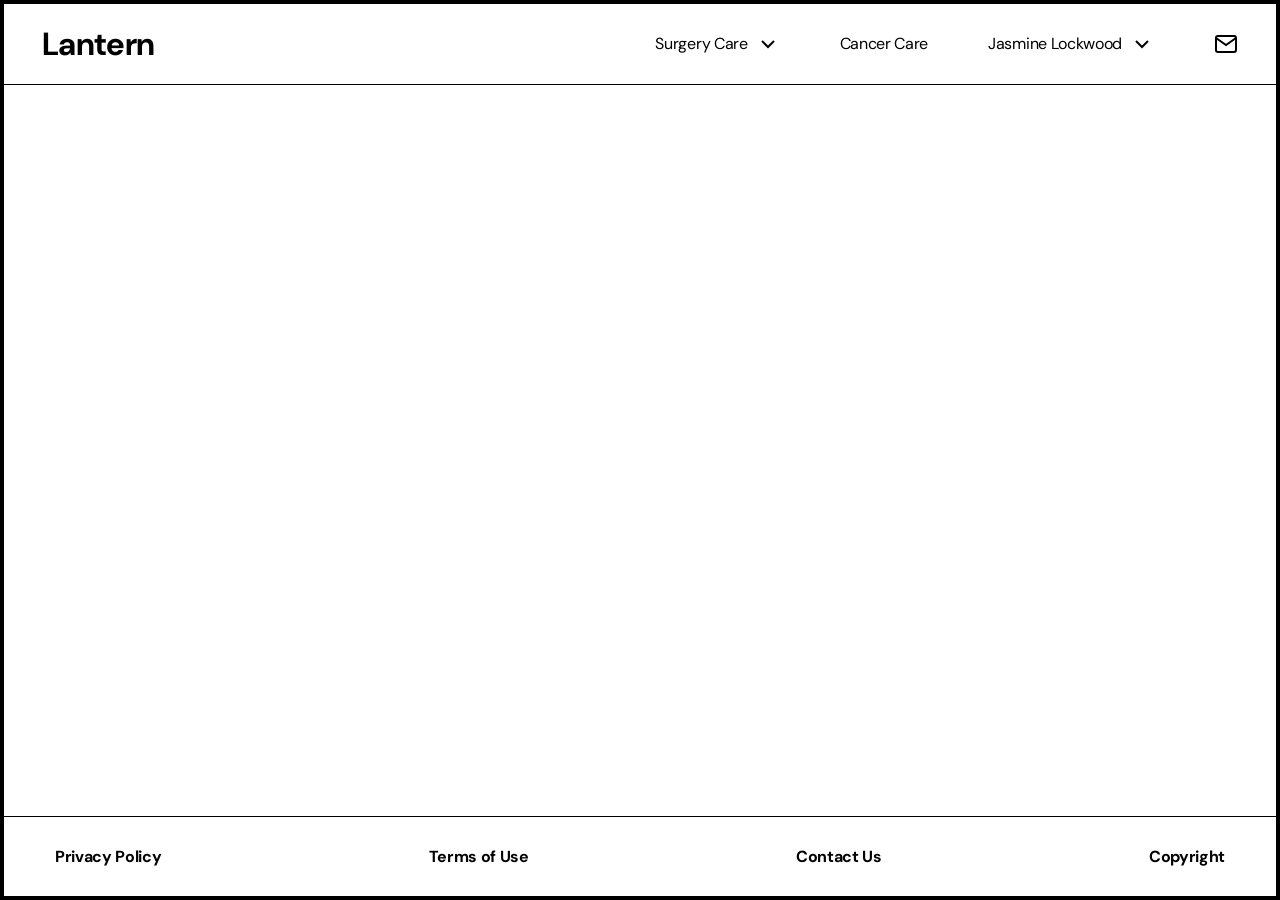
<file: cancer-care.html>
<!DOCTYPE html>
<html lang="en">
<head>
  <meta charset="UTF-8">
  <meta name="viewport" content="width=device-width, initial-scale=1.0">
  <title>Lantern – Cancer Care</title>
  <link rel="preconnect" href="https://fonts.googleapis.com">
  <link rel="preconnect" href="https://fonts.gstatic.com" crossorigin>
  <link href="https://fonts.googleapis.com/css2?family=DM+Sans:wght@400;700&display=swap" rel="stylesheet">
  <style>
    /* Figma wireframe: Desktop + Header + Footer (node 51:1626) */
    * { box-sizing: border-box; }
    body {
      margin: 0;
      font-family: "DM Sans", system-ui, sans-serif;
      font-size: 16px;
      line-height: 1.5;
      color: #000;
      background: #fff;
      min-height: 100vh;
      display: flex;
      flex-direction: column;
    }

    .page {
      max-width: 1440px;
      width: 100%;
      margin: 0 auto;
      min-height: 100vh;
      display: flex;
      flex-direction: column;
      border: 4px solid #000;
    }

    /* Header */
    .header {
      flex-shrink: 0;
      display: flex;
      align-items: center;
      justify-content: space-between;
      padding: 16px 38px;
      border-bottom: 1px solid #000;
      background: #fff;
    }

    .header__logo {
      font-size: 32px;
      font-weight: 700;
      letter-spacing: -0.64px;
      margin: 0;
    }

    .header__nav {
      display: flex;
      align-items: center;
      gap: 60px;
    }

    .header__nav-item {
      display: inline-flex;
      align-items: center;
      gap: 8px;
      font-size: 16px;
      font-weight: 400;
      letter-spacing: -0.32px;
      color: #000;
      text-decoration: none;
    }

    .header__nav-item:hover {
      text-decoration: underline;
    }

    .header__icon {
      display: inline-flex;
      align-items: center;
      justify-content: center;
      width: 24px;
      height: 24px;
    }

    /* Main */
    .main {
      flex: 1;
      background: #fff;
      min-height: 60vh;
    }

    /* Footer */
    .footer {
      flex-shrink: 0;
      display: flex;
      align-items: center;
      justify-content: space-between;
      padding: 28px 51px;
      height: 80px;
      border-top: 1px solid #000;
      background: #fff;
    }

    .footer__link {
      font-size: 16px;
      font-weight: 700;
      letter-spacing: -0.32px;
      color: #000;
      text-decoration: none;
    }

    .footer__link:hover {
      text-decoration: underline;
    }

    @media (max-width: 768px) {
      .header {
        flex-direction: column;
        gap: 16px;
        padding: 16px;
      }
      .header__nav {
        flex-wrap: wrap;
        gap: 24px;
        justify-content: center;
      }
      .footer {
        flex-direction: column;
        height: auto;
        padding: 24px 16px;
        gap: 16px;
      }
    }
  </style>
</head>
<body>
  <div class="page">
    <header class="header">
      <h1 class="header__logo">Lantern</h1>
      <nav class="header__nav" aria-label="Main navigation">
        <a href="#" class="header__nav-item">
          Surgery Care
          <span class="header__icon" aria-hidden="true">
            <svg width="24" height="24" viewBox="0 0 24 24" fill="none" stroke="currentColor" stroke-width="2">
              <path d="M6 9l6 6 6-6"/>
            </svg>
          </span>
        </a>
        <a href="#" class="header__nav-item">Cancer Care</a>
        <a href="#" class="header__nav-item">
          Jasmine Lockwood
          <span class="header__icon" aria-hidden="true">
            <svg width="24" height="24" viewBox="0 0 24 24" fill="none" stroke="currentColor" stroke-width="2">
              <path d="M6 9l6 6 6-6"/>
            </svg>
          </span>
        </a>
        <a href="#" class="header__nav-item" aria-label="Mail">
          <span class="header__icon" aria-hidden="true">
            <svg width="24" height="24" viewBox="0 0 24 24" fill="none" stroke="currentColor" stroke-width="2">
              <rect x="2" y="4" width="20" height="16" rx="2"/>
              <path d="M22 6L12 13 2 6"/>
            </svg>
          </span>
        </a>
      </nav>
    </header>

    <main class="main">
      <!-- Main content placeholder -->
    </main>

    <footer class="footer">
      <a href="#" class="footer__link">Privacy Policy</a>
      <a href="#" class="footer__link">Terms of Use</a>
      <a href="#" class="footer__link">Contact Us</a>
      <a href="#" class="footer__link">Copyright</a>
    </footer>
  </div>
</body>
</html>
</file>
<file: styles.css>
/* ==========================================================================
   Design System Foundation — CSS
   Semantic, responsive, no JS. Modern SaaS dashboard style.
   ========================================================================== */

/* --- CSS custom properties (variables) --- */
:root {
  /* Breakpoints (for reference in media queries) */
  /* --bp-sm: 480px; --bp-md: 768px; --bp-lg: 1024px */

  /* Colors: primary */
  --color-primary: #085D3A;
  --color-primary-hover: #064a2b;
  --color-secondary: #64748b;
  --color-secondary-bg: #f1f5f9;

  /* Colors: neutral scale */
  --neutral-50: #fafafa;
  --neutral-100: #f4f4f5;
  --neutral-200: #e4e4e7;
  --neutral-300: #d4d4d8;
  --neutral-400: #a1a1aa;
  --neutral-500: #71717a;
  --neutral-600: #52525b;
  --neutral-700: #3f3f46;
  --neutral-800: #27272a;
  --neutral-900: #18181b;

  /* Semantic text/background */
  --color-text: var(--neutral-900);
  --color-text-muted: var(--neutral-600);
  --color-error: #dc2626;
  --color-error-bg: #fef2f2;

  /* Typography: font stacks */
  --font-heading: "Poppins", system-ui, sans-serif;
  --font-body: "DM Sans", system-ui, sans-serif;

  /* Typography: fluid scale (clamp for viewport scaling) */
  --text-h1: clamp(1.75rem, 4vw + 1rem, 2.5rem);
  --text-h2: clamp(1.5rem, 3vw + 0.75rem, 2rem);
  --text-h3: clamp(1.25rem, 2vw + 0.5rem, 1.5rem);
  --text-h4: clamp(1.125rem, 1.5vw + 0.5rem, 1.25rem);
  --text-h5: 1.125rem;
  --text-h6: 1rem;
  --text-body: 1rem;
  --text-caption: 0.875rem;

  /* Spacing scale (base 8px, in rem) */
  --space-1: 0.25rem;   /* 4px */
  --space-2: 0.5rem;    /* 8px */
  --space-3: 1rem;      /* 16px */
  --space-4: 1.5rem;    /* 24px */
  --space-5: 2rem;      /* 32px */
  --space-6: 3rem;      /* 48px */

  /* Radii and shadows */
  --radius-sm: 6px;
  --radius-md: 8px;
  --shadow-card: 0 1px 3px rgba(0, 0, 0, 0.08);
  --shadow-focus: 0 0 0 3px rgba(8, 93, 58, 0.35);
}

/* --- Reset / base --- */
*,
*::before,
*::after {
  box-sizing: border-box;
}

html {
  font-size: 16px;
  -webkit-text-size-adjust: 100%;
}

body {
  margin: 0;
  font-family: var(--font-body);
  font-size: var(--text-body);
  line-height: 1.5;
  color: var(--color-text);
  background-color: var(--neutral-100);
}

/* --- Layout --- */
.container {
  width: 100%;
  max-width: 1200px;
  margin-inline: auto;
  padding-inline: var(--space-4);
}

.page-header {
  padding-block: var(--space-5) var(--space-4);
  background-color: var(--neutral-50);
  border-bottom: 1px solid var(--neutral-200);
}

.page-header h1,
.page-header__title {
  margin: 0 0 var(--space-2);
  font-family: var(--font-heading);
  font-size: var(--text-h1);
  font-weight: 700;
}

.page-header__title {
  background: linear-gradient(
    90deg,
    var(--color-primary) 0%,
    var(--color-primary) 35%,
    rgba(255, 255, 255, 0.9) 50%,
    var(--color-primary) 65%,
    var(--color-primary) 100%
  );
  background-size: 200% 100%;
  background-clip: text;
  -webkit-background-clip: text;
  color: transparent;
  animation: shimmer 2s ease-out 1 forwards;
}

@keyframes shimmer {
  0% { background-position: 100% 50%; }
  100% { background-position: 0% 50%; }
}

.page-header__desc {
  margin: 0;
  font-size: var(--text-body);
  color: var(--color-text-muted);
  max-width: 60ch;
}

.main {
  padding-block: var(--space-6);
}

.section {
  margin-bottom: var(--space-6);
}

.section h2 {
  margin: 0 0 var(--space-2);
  font-family: var(--font-heading);
  font-size: var(--text-h2);
  font-weight: 600;
  color: var(--color-text);
}

.section-intro {
  margin: 0 0 var(--space-4);
  color: var(--color-text-muted);
  max-width: 65ch;
}

.demo-block {
  padding: var(--space-4);
  background-color: var(--neutral-50);
  border-radius: var(--radius-md);
  border: 1px solid var(--neutral-200);
}

/* --- Documentation layout (sidebar + content) --- */
.doc-layout {
  display: grid;
  grid-template-columns: 240px 1fr;
  min-height: calc(100vh - 0px);
}

.doc-sidebar {
  background-color: var(--neutral-50);
  border-right: 1px solid var(--neutral-200);
  padding: var(--space-4);
}

.doc-nav-list {
  list-style: none;
  margin: 0;
  padding: 0;
}

.doc-nav-list li {
  margin: 0;
}

.doc-nav-list a {
  display: block;
  padding: var(--space-2) var(--space-3);
  font-size: var(--text-body);
  color: var(--color-text);
  text-decoration: none;
  border-radius: var(--radius-sm);
  transition: background-color 0.15s ease, box-shadow 0.15s ease;
}

.doc-nav-list a:hover {
  background-color: var(--neutral-200);
}

.doc-nav-list a:focus {
  outline: none;
  box-shadow: var(--shadow-focus);
}

.doc-content {
  min-width: 0;
  padding-block: var(--space-6);
}

.doc-content .container {
  max-width: 1200px;
}

.section {
  scroll-margin-top: 2rem;
}

/* --- Code block --- */
.code-block {
  margin: 0;
  padding: var(--space-3);
  font-family: ui-monospace, "SF Mono", Consolas, monospace;
  font-size: 0.875rem;
  line-height: 1.5;
  background-color: var(--neutral-100);
  border: 1px solid var(--neutral-200);
  border-radius: var(--radius-sm);
  overflow-x: auto;
  white-space: pre;
}

.code-block code {
  font-family: inherit;
  background: none;
}

/* --- WCAG callout --- */
.wcag-callout {
  padding: var(--space-3);
  background-color: var(--neutral-50);
  border-left: 4px solid var(--color-primary);
  border-radius: 0 var(--radius-sm) var(--radius-sm) 0;
}

.wcag-callout__title {
  margin: 0 0 var(--space-2);
  font-family: var(--font-heading);
  font-size: var(--text-caption);
  font-weight: 600;
  color: var(--color-text);
  text-transform: uppercase;
  letter-spacing: 0.02em;
}

.wcag-callout ul {
  margin: 0;
  padding-left: var(--space-4);
}

.wcag-callout li {
  margin-bottom: var(--space-1);
}

.wcag-callout li:last-child {
  margin-bottom: 0;
}

.wcag-callout code {
  font-size: 0.85em;
  padding: 0.1em 0.3em;
  background-color: var(--neutral-200);
  border-radius: 3px;
}

/* Do / Don't visuals under WCAG text */
.wcag-do-dont {
  display: grid;
  grid-template-columns: 1fr 1fr;
  gap: var(--space-3);
  margin-top: var(--space-3);
}

.wcag-do-dont__item {
  padding: var(--space-3);
  border-radius: var(--radius-sm);
  border: 1px solid var(--neutral-200);
}

.wcag-do-dont__label {
  display: block;
  font-size: var(--text-caption);
  font-weight: 600;
  margin-bottom: var(--space-2);
}

.wcag-do-dont__do .wcag-do-dont__label {
  color: #166534;
}

.wcag-do-dont__dont .wcag-do-dont__label {
  color: var(--color-error);
}

.wcag-do-dont__do {
  background-color: #f0fdf4;
  border-left: 4px solid #166534;
}

.wcag-do-dont__dont {
  background-color: var(--color-error-bg);
  border-left: 4px solid var(--color-error);
}

.wcag-do-dont__visual {
  font-size: var(--text-caption);
  line-height: 1.4;
}

@media (max-width: 767px) {
  .wcag-do-dont {
    grid-template-columns: 1fr;
  }
}

/* --- Utility classes --- */
.mt-2 { margin-top: var(--space-2); }
.mt-3 { margin-top: var(--space-3); }
.mt-4 { margin-top: var(--space-4); }
.mb-2 { margin-bottom: var(--space-2); }
.mb-4 { margin-bottom: var(--space-4); }
.gap-3 { gap: var(--space-3); }

.doc-label {
  display: block;
  font-size: var(--text-caption);
  font-weight: 600;
  color: var(--color-text-muted);
  text-transform: uppercase;
  letter-spacing: 0.02em;
}

/* --- Typography --- */
.text-h1,
.text-h2,
.text-h3,
.text-h4,
.text-h5,
.text-h6 {
  margin: 0 0 var(--space-2);
  font-family: var(--font-heading);
  font-weight: 600;
  line-height: 1.25;
  color: var(--color-text);
}

.text-h1 { font-size: var(--text-h1); }
.text-h2 { font-size: var(--text-h2); }
.text-h3 { font-size: var(--text-h3); }
.text-h4 { font-size: var(--text-h4); }
.text-h5 { font-size: var(--text-h5); }
.text-h6 { font-size: var(--text-h6); }

.text-body {
  margin: 0 0 var(--space-2);
  font-size: var(--text-body);
  color: var(--color-text);
}

.text-caption {
  margin: 0;
  font-size: var(--text-caption);
  color: var(--color-text-muted);
}

/* --- Color palette (swatches) --- */
.color-grid {
  display: grid;
  grid-template-columns: repeat(auto-fill, minmax(140px, 1fr));
  gap: var(--space-3);
}

.swatch {
  min-height: 4rem;
  border-radius: var(--radius-md);
  display: flex;
  align-items: flex-end;
  padding: var(--space-2);
  box-shadow: var(--shadow-card);
}

.swatch__label {
  font-size: var(--text-caption);
  font-weight: 500;
  color: var(--neutral-900);
  text-shadow: 0 0 2px rgba(255, 255, 255, 0.8);
}

.swatch--primary { background-color: var(--color-primary); }
.swatch--primary .swatch__label { color: #fff; text-shadow: none; }
.swatch--primary-hover { background-color: var(--color-primary-hover); }
.swatch--primary-hover .swatch__label { color: #fff; text-shadow: none; }
.swatch--secondary { background-color: var(--color-secondary); }
.swatch--secondary .swatch__label { color: #fff; text-shadow: none; }
.swatch--neutral-50 { background-color: var(--neutral-50); border: 1px solid var(--neutral-200); }
.swatch--neutral-100 { background-color: var(--neutral-100); border: 1px solid var(--neutral-200); }
.swatch--neutral-200 { background-color: var(--neutral-200); }
.swatch--neutral-400 { background-color: var(--neutral-400); }
.swatch--neutral-400 .swatch__label { color: #fff; text-shadow: none; }
.swatch--neutral-600 { background-color: var(--neutral-600); }
.swatch--neutral-600 .swatch__label { color: #fff; text-shadow: none; }
.swatch--neutral-800 { background-color: var(--neutral-800); }
.swatch--neutral-800 .swatch__label { color: #fff; text-shadow: none; }
.swatch--neutral-900 { background-color: var(--neutral-900); }
.swatch--neutral-900 .swatch__label { color: #fff; text-shadow: none; }

/* --- Buttons --- */
.button-row {
  display: flex;
  flex-wrap: wrap;
  gap: var(--space-3);
  align-items: center;
}

.btn {
  display: inline-flex;
  align-items: center;
  justify-content: center;
  min-height: 2.75rem; /* ~44px touch target */
  padding-inline: 1.25em;
  padding-block: 0.5em;
  font-family: var(--font-body);
  font-size: var(--text-body);
  font-weight: 500;
  line-height: 1.5;
  border: none;
  border-radius: var(--radius-md);
  cursor: pointer;
  transition: background-color 0.15s ease, box-shadow 0.15s ease;
}

.btn:focus {
  outline: none;
  box-shadow: var(--shadow-focus);
}

.btn--primary {
  background-color: var(--color-primary);
  color: #fff;
}

.btn--primary:hover:not(:disabled) {
  background-color: var(--color-primary-hover);
}

.btn--secondary {
  background-color: var(--color-secondary-bg);
  color: var(--color-text);
  border: 1px solid var(--neutral-200);
}

.btn--secondary:hover:not(:disabled) {
  background-color: var(--neutral-200);
}

.btn:disabled {
  opacity: 0.5;
  cursor: not-allowed;
}

/* --- Inputs --- */
.input-demos {
  display: flex;
  flex-direction: column;
  gap: var(--space-4);
  max-width: 28rem;
}

.input-group {
  display: flex;
  flex-direction: column;
  gap: var(--space-1);
}

.input-group label {
  font-size: var(--text-caption);
  font-weight: 500;
  color: var(--color-text);
}

.input {
  width: 100%;
  min-height: 2.75rem;
  padding-inline: var(--space-3);
  padding-block: var(--space-2);
  font-family: var(--font-body);
  font-size: var(--text-body);
  color: var(--color-text);
  background-color: #fff;
  border: 1px solid var(--neutral-200);
  border-radius: var(--radius-sm);
  transition: border-color 0.15s ease, box-shadow 0.15s ease;
}

.input::placeholder {
  color: var(--neutral-400);
}

.input:hover:not(:disabled):not(.input--error) {
  border-color: var(--neutral-300);
}

.input:focus {
  outline: none;
  border-color: var(--color-primary);
  box-shadow: var(--shadow-focus);
}

.input--error {
  border-color: var(--color-error);
  background-color: var(--color-error-bg);
}

.input--error:focus {
  box-shadow: 0 0 0 3px rgba(220, 38, 38, 0.25);
}

.input-error-msg {
  font-size: var(--text-caption);
  color: var(--color-error);
}

/* --- Checkbox --- */
.checkbox-group {
  display: flex;
  flex-direction: column;
  gap: var(--space-2);
}

.checkbox-row {
  display: flex;
  align-items: center;
  gap: var(--space-2);
  min-height: 2.75rem;
  cursor: pointer;
}

.checkbox-row label {
  cursor: pointer;
  font-size: var(--text-body);
  color: var(--color-text);
}

.checkbox {
  appearance: none;
  width: 1.25rem;
  height: 1.25rem;
  flex-shrink: 0;
  border: 2px solid var(--neutral-300);
  border-radius: var(--radius-sm);
  background-color: #fff;
  cursor: pointer;
  transition: border-color 0.15s ease, box-shadow 0.15s ease;
}

.checkbox:checked {
  background-color: var(--color-primary);
  border-color: var(--color-primary);
  background-image: url("data:image/svg+xml,%3Csvg xmlns='http://www.w3.org/2000/svg' viewBox='0 0 12 10' fill='none' stroke='white' stroke-width='2'%3E%3Cpath d='M1 5l3 3 7-6'/%3E%3C/svg%3E");
}

.checkbox:focus {
  outline: none;
  box-shadow: var(--shadow-focus);
}

.checkbox--error {
  border-color: var(--color-error);
}

.checkbox-error-msg {
  font-size: var(--text-caption);
  color: var(--color-error);
  margin-top: var(--space-1);
}

fieldset {
  margin: 0;
  padding: var(--space-3);
  border: 1px solid var(--neutral-200);
  border-radius: var(--radius-md);
}

fieldset legend {
  font-size: var(--text-caption);
  font-weight: 600;
  color: var(--color-text);
  padding-inline: var(--space-2);
}

/* --- Radio --- */
.radio-group {
  display: flex;
  flex-direction: column;
  gap: var(--space-2);
}

.radio-row {
  display: flex;
  align-items: center;
  gap: var(--space-2);
  min-height: 2.75rem;
  cursor: pointer;
}

.radio-row label {
  cursor: pointer;
  font-size: var(--text-body);
  color: var(--color-text);
}

.radio {
  appearance: none;
  width: 1.25rem;
  height: 1.25rem;
  flex-shrink: 0;
  border: 2px solid var(--neutral-300);
  border-radius: 50%;
  background-color: #fff;
  cursor: pointer;
  transition: border-color 0.15s ease, box-shadow 0.15s ease;
}

.radio:checked {
  border-color: var(--color-primary);
  background-color: #fff;
  box-shadow: inset 0 0 0 4px var(--color-primary);
}

.radio:focus {
  outline: none;
  box-shadow: var(--shadow-focus);
}

.radio--error {
  border-color: var(--color-error);
}

/* --- Select --- */
.select {
  width: 100%;
  min-height: 2.75rem;
  padding-inline: var(--space-3);
  padding-block: var(--space-2);
  padding-right: 2.5rem;
  font-family: var(--font-body);
  font-size: var(--text-body);
  color: var(--color-text);
  background-color: #fff;
  border: 1px solid var(--neutral-200);
  border-radius: var(--radius-sm);
  cursor: pointer;
  appearance: none;
  background-image: url("data:image/svg+xml,%3Csvg xmlns='http://www.w3.org/2000/svg' width='12' height='12' viewBox='0 0 12 12'%3E%3Cpath fill='%2352525b' d='M6 8L1 3h10z'/%3E%3C/svg%3E");
  background-repeat: no-repeat;
  background-position: right var(--space-3) center;
  transition: border-color 0.15s ease, box-shadow 0.15s ease;
}

.select:hover:not(:disabled):not(.select--error) {
  border-color: var(--neutral-300);
}

.select:focus {
  outline: none;
  border-color: var(--color-primary);
  box-shadow: var(--shadow-focus);
}

.select--error {
  border-color: var(--color-error);
  background-color: var(--color-error-bg);
}

/* --- Textarea --- */
.textarea {
  width: 100%;
  min-height: 6rem;
  padding: var(--space-3);
  font-family: var(--font-body);
  font-size: var(--text-body);
  line-height: 1.5;
  color: var(--color-text);
  background-color: #fff;
  border: 1px solid var(--neutral-200);
  border-radius: var(--radius-sm);
  resize: vertical;
  transition: border-color 0.15s ease, box-shadow 0.15s ease;
}

.textarea::placeholder {
  color: var(--neutral-400);
}

.textarea:hover:not(:disabled):not(.textarea--error) {
  border-color: var(--neutral-300);
}

.textarea:focus {
  outline: none;
  border-color: var(--color-primary);
  box-shadow: var(--shadow-focus);
}

.textarea--error {
  border-color: var(--color-error);
  background-color: var(--color-error-bg);
}

.textarea-error-msg {
  font-size: var(--text-caption);
  color: var(--color-error);
}

/* --- Toggle --- */
.toggle-row {
  display: flex;
  align-items: center;
  justify-content: space-between;
  gap: var(--space-3);
  min-height: 2.75rem;
  cursor: pointer;
}

.toggle-row label {
  cursor: pointer;
  font-size: var(--text-body);
  color: var(--color-text);
}

.toggle {
  appearance: none;
  width: 2.75rem;
  height: 1.5rem;
  flex-shrink: 0;
  border: 2px solid var(--neutral-300);
  border-radius: 9999px;
  background-color: var(--neutral-200);
  cursor: pointer;
  position: relative;
  transition: background-color 0.2s ease, border-color 0.2s ease, box-shadow 0.15s ease;
}

.toggle::before {
  content: "";
  position: absolute;
  top: 2px;
  left: 2px;
  width: calc(1.5rem - 8px);
  height: calc(1.5rem - 8px);
  border-radius: 50%;
  background-color: #fff;
  box-shadow: 0 1px 2px rgba(0, 0, 0, 0.2);
  transition: transform 0.2s ease;
}

.toggle:checked {
  background-color: var(--color-primary);
  border-color: var(--color-primary);
}

.toggle:checked::before {
  transform: translateX(1.25rem);
}

.toggle:focus {
  outline: none;
  box-shadow: var(--shadow-focus);
}

/* --- Card --- */
.card-row {
  display: grid;
  grid-template-columns: repeat(auto-fit, minmax(min(100%, 280px), 1fr));
  gap: var(--space-4);
}

.card {
  min-width: 0;
  padding: var(--space-4);
  background-color: #fff;
  border-radius: var(--radius-md);
  box-shadow: var(--shadow-card);
  border: 1px solid var(--neutral-200);
  transition: box-shadow 0.2s ease, border-color 0.2s ease;
}

.card:hover {
  box-shadow: 0 4px 12px rgba(0, 0, 0, 0.1);
  border-color: var(--neutral-300);
}

.card__title {
  margin: 0 0 var(--space-2);
  font-family: var(--font-heading);
  font-size: var(--text-h4);
  font-weight: 600;
  color: var(--color-text);
}

.card__body {
  margin: 0;
  font-size: var(--text-body);
  color: var(--color-text-muted);
  line-height: 1.5;
}

.card__actions {
  display: flex;
  flex-wrap: wrap;
  gap: var(--space-2);
  margin-top: var(--space-4);
  padding-top: var(--space-3);
  border-top: 1px solid var(--neutral-200);
}

/* --- Tag / Badge --- */
.badge-row {
  display: flex;
  flex-wrap: wrap;
  gap: var(--space-2);
  align-items: center;
}

.badge {
  display: inline-flex;
  align-items: center;
  padding-inline: 0.75em;
  padding-block: 0.25em;
  font-size: var(--text-caption);
  font-weight: 500;
  line-height: 1.4;
  border-radius: 9999px;
}

.badge--primary {
  background-color: rgba(99, 102, 241, 0.15);
  color: var(--color-primary-hover);
}

.badge--secondary {
  background-color: var(--color-secondary-bg);
  color: var(--color-secondary);
}

.badge--neutral {
  background-color: var(--neutral-200);
  color: var(--neutral-700);
}

/* --- Spacing scale --- */
.spacing-grid {
  display: grid;
  grid-template-columns: repeat(auto-fill, minmax(min(100%, 160px), 1fr));
  gap: var(--space-3);
}

.spacing-demo {
  min-width: 0;
  background-color: var(--neutral-200);
  border-radius: var(--radius-sm);
  border: 1px solid var(--neutral-300);
}

.spacing-demo__label {
  font-size: var(--text-caption);
  font-weight: 500;
  color: var(--color-text-muted);
}

/* --- Wireframe demos --- */
.wireframe-demo {
  border: 1px dashed var(--neutral-300);
  border-radius: var(--radius-md);
  overflow: hidden;
  background-color: var(--neutral-50);
}

.wireframe-demo__bar {
  padding: var(--space-3);
  background-color: var(--neutral-200);
  border-bottom: 1px dashed var(--neutral-300);
  font-size: var(--text-caption);
  color: var(--color-text-muted);
}

.wireframe-demo__body {
  display: grid;
  grid-template-columns: 120px 1fr;
  min-height: 12rem;
}

.wireframe-demo__side {
  padding: var(--space-3);
  background-color: var(--neutral-100);
  border-right: 1px dashed var(--neutral-300);
  font-size: var(--text-caption);
  color: var(--color-text-muted);
}

.wireframe-demo__main {
  display: grid;
  grid-template-columns: repeat(auto-fill, minmax(min(100%, 140px), 1fr));
  gap: var(--space-3);
  padding: var(--space-3);
}

.wireframe-demo__block {
  padding: var(--space-3);
  background-color: #fff;
  border: 1px dashed var(--neutral-300);
  border-radius: var(--radius-sm);
  font-size: var(--text-caption);
  color: var(--color-text-muted);
}

@media (max-width: 767px) {
  .wireframe-demo__body {
    grid-template-columns: 1fr;
  }

  .wireframe-demo__side {
    border-right: none;
    border-bottom: 1px dashed var(--neutral-300);
  }
}

/* --- Example application (mock) --- */
.example-app {
  max-width: 640px;
  border: 1px solid var(--neutral-200);
  border-radius: var(--radius-md);
  box-shadow: var(--shadow-card);
  overflow: hidden;
  background-color: #fff;
}

.example-app__bar {
  display: flex;
  align-items: center;
  justify-content: space-between;
  gap: var(--space-3);
  padding: var(--space-3) var(--space-4);
  background-color: var(--neutral-50);
  border-bottom: 1px solid var(--neutral-200);
}

.example-app__title {
  margin: 0;
  font-family: var(--font-heading);
  font-size: var(--text-h4);
  font-weight: 600;
  color: var(--color-text);
}

.example-app__main {
  padding: var(--space-4);
}

.example-app__form {
  max-width: 16rem;
}

/* --- Responsive --- */
@media (max-width: 767px) {
  .doc-layout {
    grid-template-columns: 1fr;
  }

  .doc-sidebar {
    border-right: none;
    border-bottom: 1px solid var(--neutral-200);
  }

  .doc-content {
    padding-block: var(--space-4);
  }

  .container {
    padding-inline: var(--space-3);
  }

  .main {
    padding-block: var(--space-4);
  }

  .section {
    margin-bottom: var(--space-5);
  }

  .button-row {
    flex-direction: column;
    align-items: stretch;
  }

  .btn {
    width: 100%;
    min-height: 2.75rem;
  }
}

@media (min-width: 768px) {
  .color-grid {
    grid-template-columns: repeat(auto-fill, minmax(160px, 1fr));
  }
}
</file>
